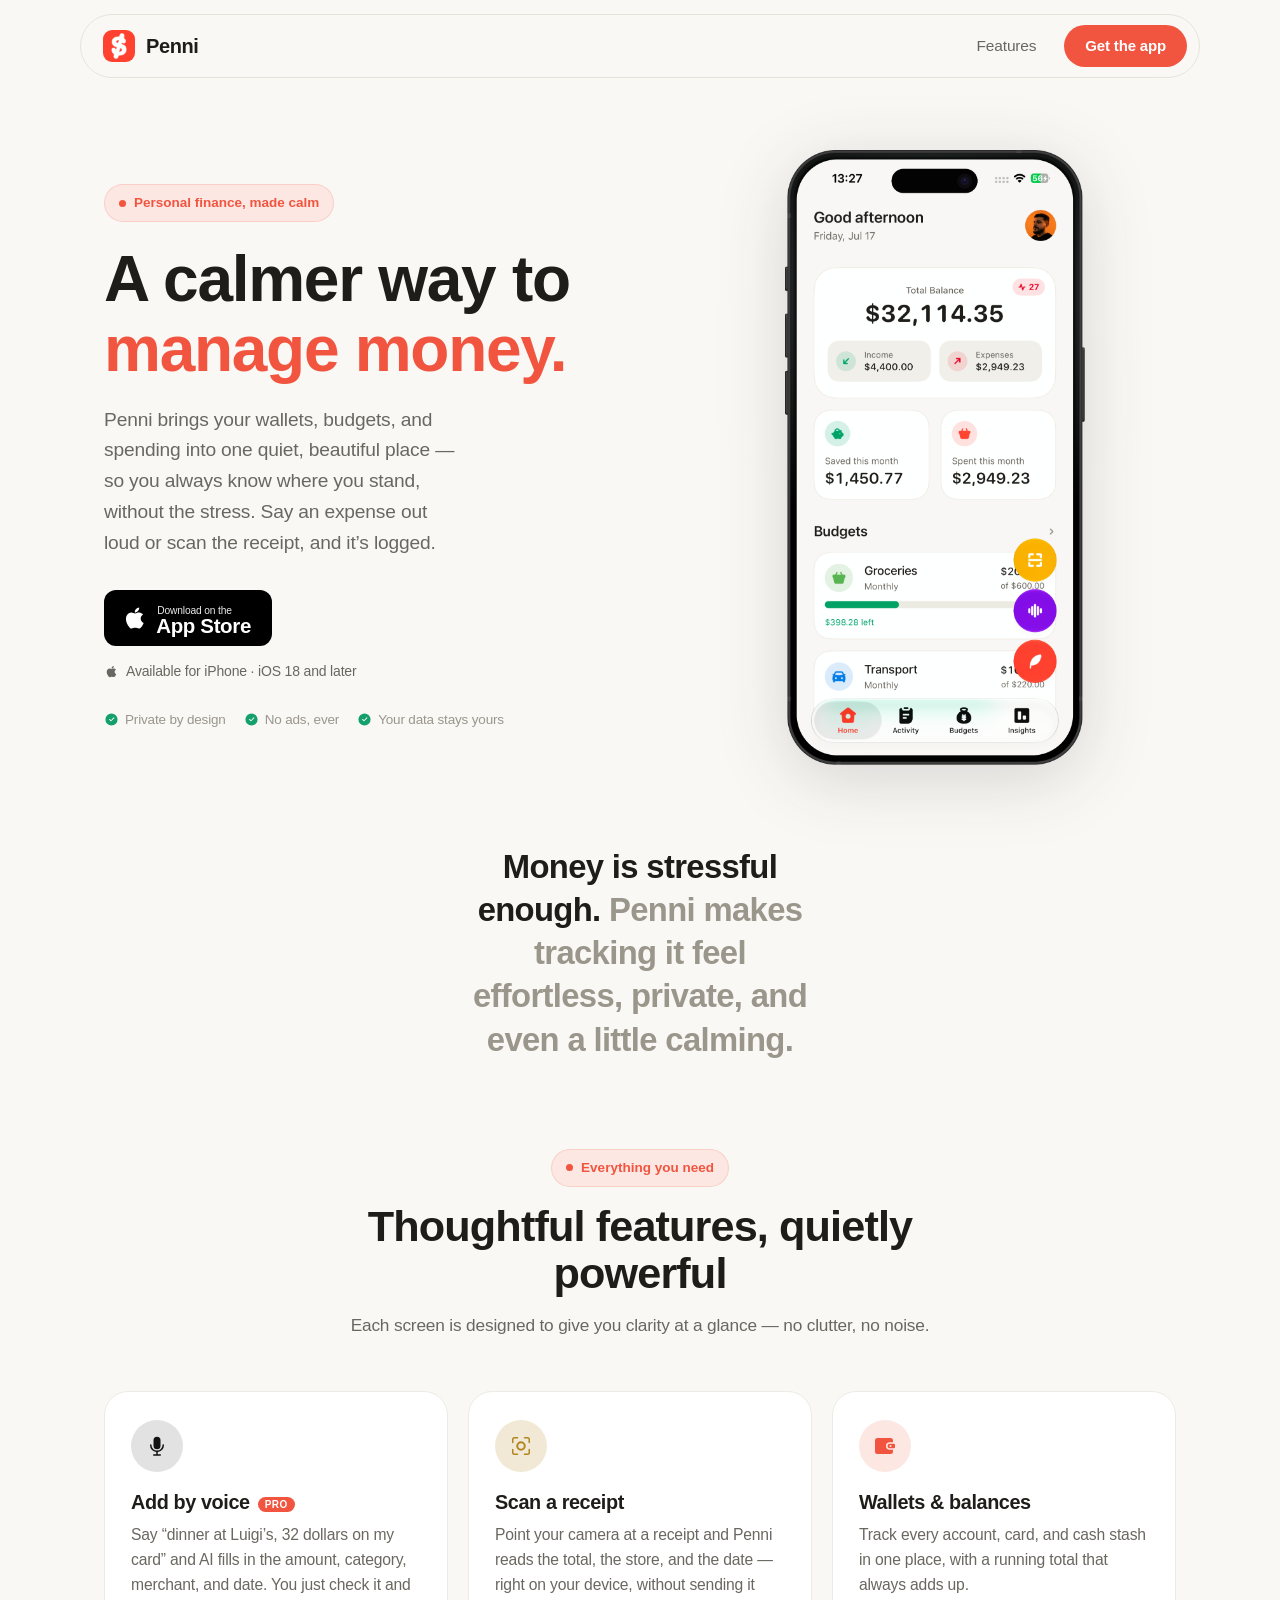
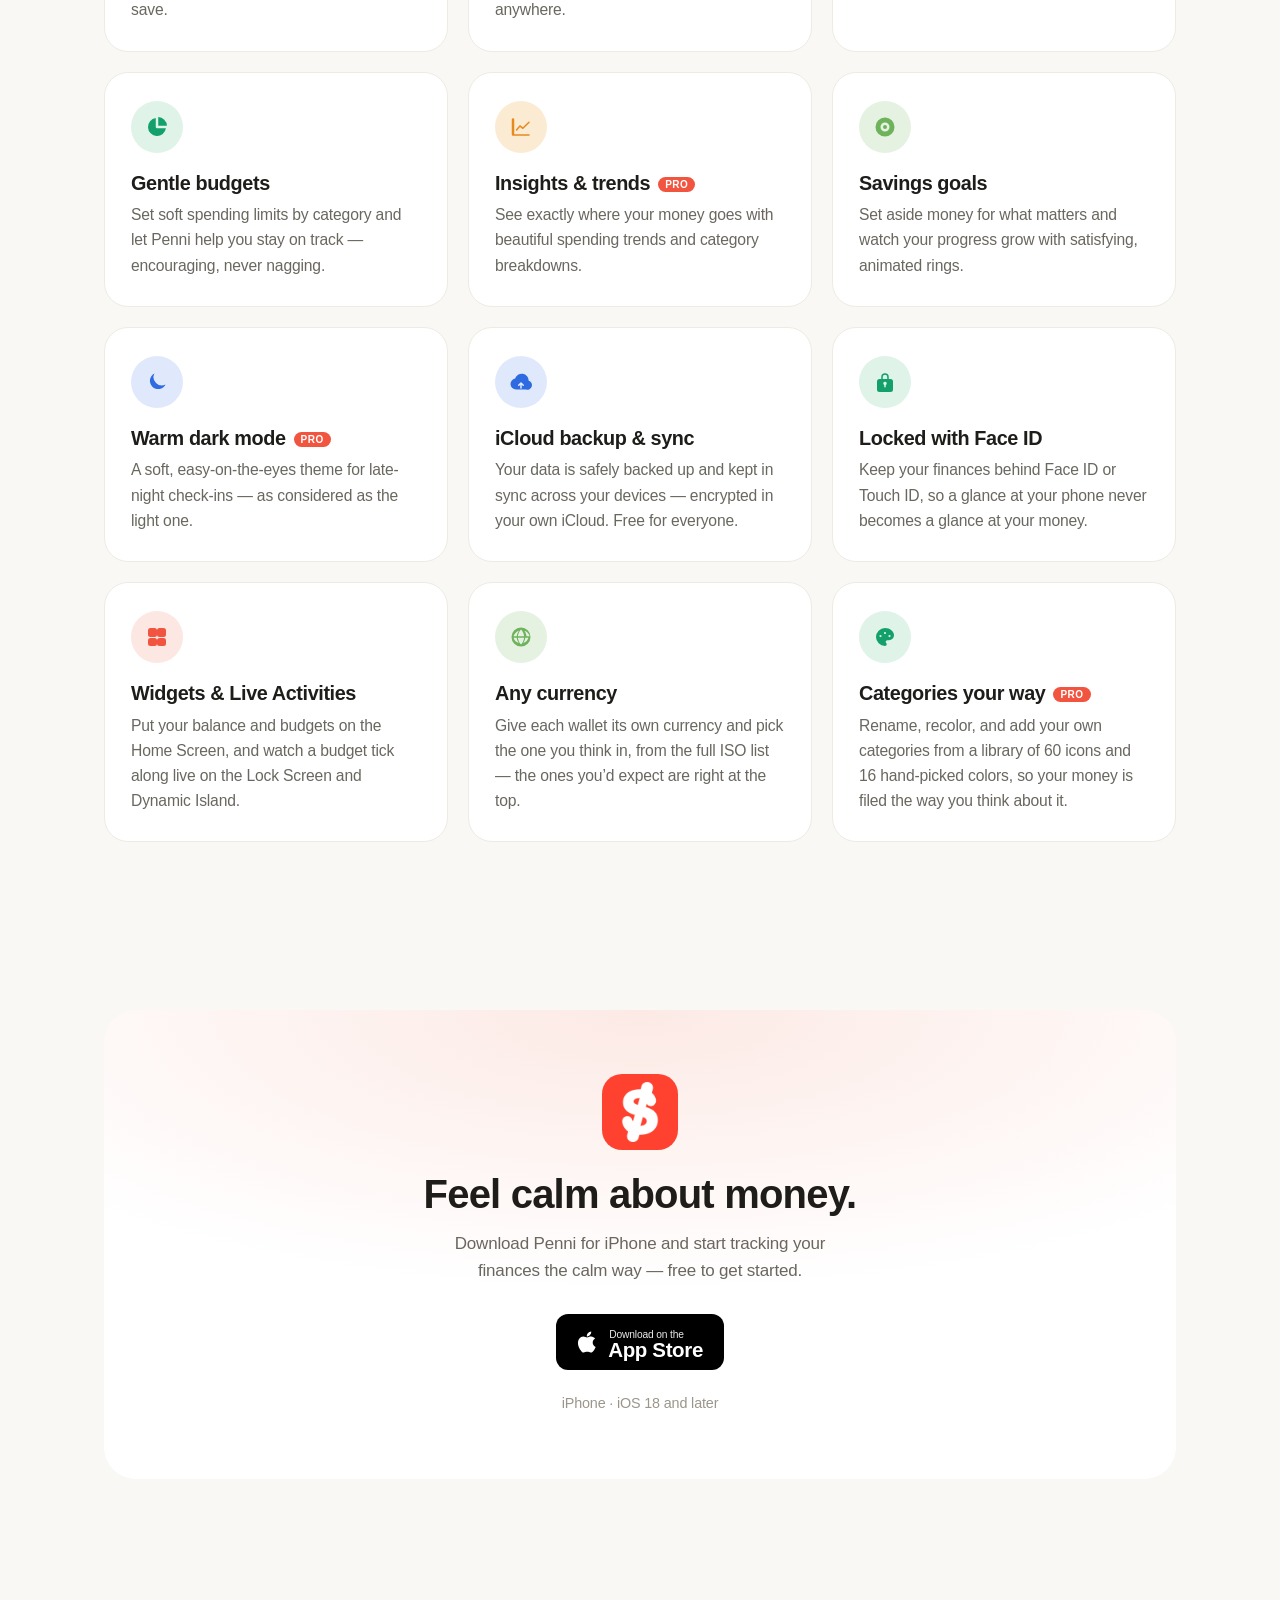
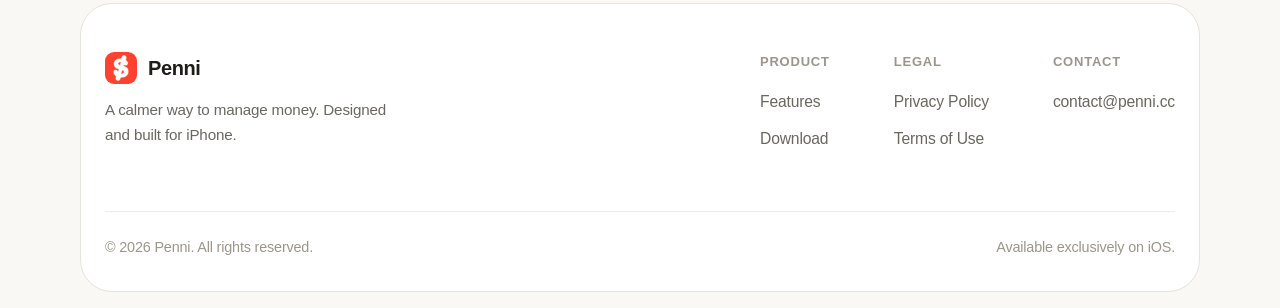
<file: index.html>
<!DOCTYPE html>
<html lang="en">
<head>
  <meta charset="UTF-8" />
  <meta name="viewport" content="width=device-width, initial-scale=1.0" />
  <title>Penni — A calmer way to manage money</title>
  <meta name="description" content="Penni is a calm, beautiful personal finance app for iPhone. Add expenses by voice or by scanning a receipt, and track wallets, budgets, goals, and spending insights — private by design. Available on the App Store." />
  <meta name="theme-color" content="#f9f8f5" media="(prefers-color-scheme: light)" />
  <meta name="theme-color" content="#151412" media="(prefers-color-scheme: dark)" />
  <link rel="icon" href="assets/appicon.png" />
  <link rel="apple-touch-icon" href="assets/appicon.png" />
  <meta property="og:title" content="Penni — A calmer way to manage money" />
  <meta property="og:description" content="A calm, beautiful personal finance app for iPhone. Private by design." />
  <meta property="og:type" content="website" />
  <link rel="stylesheet" href="styles.css" />
</head>
<body>

  <!-- ============================ Header ============================ -->
  <header class="site-header" id="header">
    <div class="container nav">
      <a class="brand" href="index.html" aria-label="Penni home">
        <span class="mark"><img src="assets/appicon.png" alt="" /></span>
        Penni
      </a>
      <nav class="nav-links" aria-label="Primary">
        <a class="navlink" href="#features">Features</a>
        <a class="btn btn-primary" href="#download">Get the app</a>
      </nav>
    </div>
  </header>

  <main>
    <!-- ============================= Hero ============================= -->
    <section class="hero">
      <div class="container hero-grid">
        <div class="hero-copy reveal">
          <span class="eyebrow"><span class="dot"></span> Personal finance, made calm</span>
          <h1>A calmer way to <span class="accent">manage money.</span></h1>
          <p class="lead">
            Penni brings your wallets, budgets, and spending into one quiet,
            beautiful place — so you always know where you stand, without the stress.
            Say an expense out loud or scan the receipt, and it’s logged.
          </p>

          <div class="cta-row" id="download">
            <div class="badges">
              <a class="appstore-badge" href="https://apps.apple.com/us/app/penni-ai-money-tracker/id6789282109" aria-label="Download Penni on the App Store">
                <svg viewBox="0 0 180 60" xmlns="http://www.w3.org/2000/svg" role="img">
                  <rect width="180" height="60" rx="13" fill="#000"/>
                  <g fill="#fff">
                    <path transform="translate(18,15) scale(1.25)" d="M17.05 20.28c-.98.95-2.05.8-3.08.35-1.09-.46-2.09-.48-3.24 0-1.44.62-2.2.44-3.06-.35C2.79 15.25 3.51 7.59 9.05 7.31c1.35.07 2.29.74 3.08.8 1.18-.24 2.31-.93 3.57-.84 1.51.12 2.65.72 3.4 1.8-3.12 1.87-2.38 5.98.48 7.13-.57 1.5-1.31 2.99-2.54 4.09zM12.03 7.25c-.15-2.23 1.66-4.07 3.74-4.25.29 2.58-2.34 4.5-3.74 4.25z"/>
                    <text x="57" y="26" font-family="-apple-system, Helvetica, Arial, sans-serif" font-size="11" fill="#fff" opacity="0.92">Download on the</text>
                    <text x="56" y="46" font-family="-apple-system, Helvetica, Arial, sans-serif" font-size="22" font-weight="600" fill="#fff" letter-spacing="-0.4">App Store</text>
                  </g>
                </svg>
              </a>
            </div>
            <span class="os-note">
              <svg viewBox="0 0 24 24"><path d="M17.05 20.28c-.98.95-2.05.8-3.08.35-1.09-.46-2.09-.48-3.24 0-1.44.62-2.2.44-3.06-.35C2.79 15.25 3.51 7.59 9.05 7.31c1.35.07 2.29.74 3.08.8 1.18-.24 2.31-.93 3.57-.84 1.51.12 2.65.72 3.4 1.8-3.12 1.87-2.38 5.98.48 7.13-.57 1.5-1.31 2.99-2.54 4.09zM12.03 7.25c-.15-2.23 1.66-4.07 3.74-4.25.29 2.58-2.34 4.5-3.74 4.25z"/></svg>
              Available for iPhone · iOS 18 and later
            </span>
          </div>

          <div class="trust">
            <span><svg viewBox="0 0 24 24" aria-hidden="true"><path fill-rule="evenodd" d="M12 2.25a9.75 9.75 0 1 0 0 19.5 9.75 9.75 0 0 0 0-19.5Zm4.28 6.53a.75.75 0 0 1 .02 1.06l-4.5 4.75a.75.75 0 0 1-1.08.01L8.47 12.4a.75.75 0 1 1 1.06-1.06l1.7 1.69 3.97-4.23a.75.75 0 0 1 1.08-.02Z" clip-rule="evenodd"/></svg> Private by design</span>
            <span><svg viewBox="0 0 24 24" aria-hidden="true"><path fill-rule="evenodd" d="M12 2.25a9.75 9.75 0 1 0 0 19.5 9.75 9.75 0 0 0 0-19.5Zm4.28 6.53a.75.75 0 0 1 .02 1.06l-4.5 4.75a.75.75 0 0 1-1.08.01L8.47 12.4a.75.75 0 1 1 1.06-1.06l1.7 1.69 3.97-4.23a.75.75 0 0 1 1.08-.02Z" clip-rule="evenodd"/></svg> No ads, ever</span>
            <span><svg viewBox="0 0 24 24" aria-hidden="true"><path fill-rule="evenodd" d="M12 2.25a9.75 9.75 0 1 0 0 19.5 9.75 9.75 0 0 0 0-19.5Zm4.28 6.53a.75.75 0 0 1 .02 1.06l-4.5 4.75a.75.75 0 0 1-1.08.01L8.47 12.4a.75.75 0 1 1 1.06-1.06l1.7 1.69 3.97-4.23a.75.75 0 0 1 1.08-.02Z" clip-rule="evenodd"/></svg> Your data stays yours</span>
          </div>
        </div>

        <!-- Real app screenshot (Home screen) -->
        <div class="hero-shot reveal">
          <img src="assets/screenshot-home.png"
               alt="The Penni home screen showing total balance, income and expenses, savings, and wallets"
               width="644" height="1400" />
        </div>
      </div>
    </section>

    <!-- ========================= Statement ========================= -->
    <section class="container statement reveal">
      <p>Money is stressful enough. <span class="muted">Penni makes tracking it feel effortless, private, and even a little calming.</span></p>
    </section>

    <!-- ========================== Features ========================= -->
    <section class="section-pad" id="features">
      <div class="container">
        <div class="section-head reveal">
          <span class="eyebrow"><span class="dot"></span> Everything you need</span>
          <h2>Thoughtful features, quietly powerful</h2>
          <p>Each screen is designed to give you clarity at a glance — no clutter, no noise.</p>
        </div>

        <div class="features">
          <!-- Voice and receipt scanning lead: they're the two ways Penni saves you the
               typing, and the reason the rest gets kept up to date at all. -->
          <div class="feature reveal">
            <div class="icon tint-ai"><svg viewBox="0 0 24 24" aria-hidden="true"><path d="M12 2.75a3.5 3.5 0 0 0-3.5 3.5v5.5a3.5 3.5 0 0 0 7 0v-5.5a3.5 3.5 0 0 0-3.5-3.5Z"/><path d="M5.75 10.25a.75.75 0 0 1 .75.75 5.5 5.5 0 0 0 11 0 .75.75 0 0 1 1.5 0 7 7 0 0 1-6.25 6.96v2.29h2.5a.75.75 0 0 1 0 1.5h-6.5a.75.75 0 0 1 0-1.5h2.5v-2.29A7 7 0 0 1 5 11a.75.75 0 0 1 .75-.75Z"/></svg></div>
            <h3>Add by voice<span class="pro-tag">PRO</span></h3>
            <p>Say “dinner at Luigi’s, 32 dollars on my card” and AI fills in the amount, category, merchant, and date. You just check it and save.</p>
          </div>

          <div class="feature reveal">
            <div class="icon tint-scan"><svg viewBox="0 0 24 24" aria-hidden="true"><path d="M5.5 3A2.5 2.5 0 0 0 3 5.5v3a.75.75 0 0 0 1.5 0v-3A1 1 0 0 1 5.5 4.5h3a.75.75 0 0 0 0-1.5h-3ZM15.5 3a.75.75 0 0 0 0 1.5h3a1 1 0 0 1 1 1v3a.75.75 0 0 0 1.5 0v-3A2.5 2.5 0 0 0 18.5 3h-3ZM3.75 14.75a.75.75 0 0 0-.75.75v3A2.5 2.5 0 0 0 5.5 21h3a.75.75 0 0 0 0-1.5h-3a1 1 0 0 1-1-1v-3a.75.75 0 0 0-.75-.75ZM20.25 14.75a.75.75 0 0 0-.75.75v3a1 1 0 0 1-1 1h-3a.75.75 0 0 0 0 1.5h3a2.5 2.5 0 0 0 2.5-2.5v-3a.75.75 0 0 0-.75-.75Z"/><path d="M12 7.25a4.75 4.75 0 1 0 0 9.5 4.75 4.75 0 0 0 0-9.5Zm0 2a2.75 2.75 0 1 1 0 5.5 2.75 2.75 0 0 1 0-5.5Z" fill-rule="evenodd"/></svg></div>
            <h3>Scan a receipt</h3>
            <p>Point your camera at a receipt and Penni reads the total, the store, and the date — right on your device, without sending it anywhere.</p>
          </div>

          <div class="feature reveal">
            <div class="icon tint-accent"><svg viewBox="0 0 24 24" aria-hidden="true"><path d="M4.5 4A2.5 2.5 0 0 0 2 6.5v11A2.5 2.5 0 0 0 4.5 20h13a2.5 2.5 0 0 0 2.5-2.5v-1.75h-3.25a3.75 3.75 0 0 1 0-7.5H20V6.5A2.5 2.5 0 0 0 17.5 4h-13ZM16.75 9.75a2.25 2.25 0 0 0 0 4.5H21a1 1 0 0 0 1-1v-2.5a1 1 0 0 0-1-1h-4.25Zm.75 1.25a1 1 0 1 1 0 2 1 1 0 0 1 0-2Z"/></svg></div>
            <h3>Wallets &amp; balances</h3>
            <p>Track every account, card, and cash stash in one place, with a running total that always adds up.</p>
          </div>

          <div class="feature reveal">
            <div class="icon tint-positive"><svg viewBox="0 0 24 24" aria-hidden="true"><path d="M10.75 3.08a9 9 0 1 0 10.17 10.17H12a1.25 1.25 0 0 1-1.25-1.25V3.08Z"/><path d="M13.25 2.08v8.67h8.67a9.02 9.02 0 0 0-8.67-8.67Z"/></svg></div>
            <h3>Gentle budgets</h3>
            <p>Set soft spending limits by category and let Penni help you stay on track — encouraging, never nagging.</p>
          </div>

          <div class="feature reveal">
            <div class="icon tint-warning"><svg viewBox="0 0 24 24" aria-hidden="true"><path d="M4 3.25A1.25 1.25 0 0 0 2.75 4.5v15A1.25 1.25 0 0 0 4 20.75h16a.75.75 0 0 0 0-1.5H5.25V4.5A1.25 1.25 0 0 0 4 3.25Z"/><path d="M7.06 15.53a.75.75 0 0 1-.1-1.06l3.4-4a.75.75 0 0 1 1.04-.1l2.42 1.94 5.64-5.64a.75.75 0 0 1 1.06 1.06l-6.12 6.12a.75.75 0 0 1-1.02.04l-2.36-1.88-2.9 3.42a.75.75 0 0 1-1.06.1Z"/></svg></div>
            <h3>Insights &amp; trends<span class="pro-tag">PRO</span></h3>
            <p>See exactly where your money goes with beautiful spending trends and category breakdowns.</p>
          </div>

          <div class="feature reveal">
            <div class="icon tint-sage"><svg viewBox="0 0 24 24" aria-hidden="true"><path fill-rule="evenodd" d="M12 2.5a9.5 9.5 0 1 0 0 19 9.5 9.5 0 0 0 0-19Zm0 5a4.5 4.5 0 1 1 0 9 4.5 4.5 0 0 1 0-9Zm0 2.5a2 2 0 1 0 0 4 2 2 0 0 0 0-4Z" clip-rule="evenodd"/></svg></div>
            <h3>Savings goals</h3>
            <p>Set aside money for what matters and watch your progress grow with satisfying, animated rings.</p>
          </div>

          <div class="feature reveal">
            <div class="icon tint-info"><svg viewBox="0 0 24 24" aria-hidden="true"><path d="M20.54 14.53A8.25 8.25 0 0 1 9.47 3.46 8.25 8.25 0 1 0 20.54 14.53Z"/></svg></div>
            <h3>Warm dark mode<span class="pro-tag">PRO</span></h3>
            <p>A soft, easy-on-the-eyes theme for late-night check-ins — as considered as the light one.</p>
          </div>

          <!-- No PRO tag: iCloud Sync is free for everyone, so nobody can lose their
               records by not paying. `ProFeature` in the app has no sync case. -->
          <div class="feature reveal">
            <div class="icon tint-info"><svg viewBox="0 0 24 24" aria-hidden="true"><path d="M7 19.5a5.5 5.5 0 0 1-.92-10.92 7 7 0 0 1 13.68 2.17A4.5 4.5 0 0 1 17 19.5H7Zm5.53-7.03a.75.75 0 0 0-1.06 0l-2.25 2.25a.75.75 0 0 0 1.06 1.06l.97-.97V18a.75.75 0 0 0 1.5 0v-3.19l.97.97a.75.75 0 0 0 1.06-1.06l-2.25-2.25Z"/></svg></div>
            <h3>iCloud backup &amp; sync</h3>
            <p>Your data is safely backed up and kept in sync across your devices — encrypted in your own iCloud. Free for everyone.</p>
          </div>

          <div class="feature reveal">
            <div class="icon tint-positive"><svg viewBox="0 0 24 24" aria-hidden="true"><path fill-rule="evenodd" d="M8.25 9V7a3.75 3.75 0 0 1 7.5 0v2h1.75A2.5 2.5 0 0 1 20 11.5v8A2.5 2.5 0 0 1 17.5 22h-11A2.5 2.5 0 0 1 4 19.5v-8A2.5 2.5 0 0 1 6.5 9h1.75ZM12 4.75A2.25 2.25 0 0 0 9.75 7v2h4.5V7A2.25 2.25 0 0 0 12 4.75Zm0 7a1.75 1.75 0 0 0-.75 3.33v1.67a.75.75 0 0 0 1.5 0v-1.67A1.75 1.75 0 0 0 12 11.75Z" clip-rule="evenodd"/></svg></div>
            <h3>Locked with Face ID</h3>
            <p>Keep your finances behind Face ID or Touch ID, so a glance at your phone never becomes a glance at your money.</p>
          </div>

          <div class="feature reveal">
            <div class="icon tint-accent"><svg viewBox="0 0 24 24" aria-hidden="true"><path d="M5.5 3A2.5 2.5 0 0 0 3 5.5v4A2.5 2.5 0 0 0 5.5 12h4A2.5 2.5 0 0 0 12 9.5v-4A2.5 2.5 0 0 0 9.5 3h-4ZM14.5 3A2.5 2.5 0 0 0 12 5.5v4a2.5 2.5 0 0 0 2.5 2.5h4A2.5 2.5 0 0 0 21 9.5v-4A2.5 2.5 0 0 0 18.5 3h-4ZM5.5 13A2.5 2.5 0 0 0 3 15.5v3A2.5 2.5 0 0 0 5.5 21h4a2.5 2.5 0 0 0 2.5-2.5v-3a2.5 2.5 0 0 0-2.5-2.5h-4ZM14.5 13a2.5 2.5 0 0 0-2.5 2.5v3a2.5 2.5 0 0 0 2.5 2.5h4a2.5 2.5 0 0 0 2.5-2.5v-3a2.5 2.5 0 0 0-2.5-2.5h-4Z"/></svg></div>
            <h3>Widgets &amp; Live Activities</h3>
            <p>Put your balance and budgets on the Home Screen, and watch a budget tick along live on the Lock Screen and Dynamic Island.</p>
          </div>

          <div class="feature reveal">
            <div class="icon tint-sage"><svg viewBox="0 0 24 24" aria-hidden="true"><path fill-rule="evenodd" d="M12 2.5a9.5 9.5 0 1 0 0 19 9.5 9.5 0 0 0 0-19Zm-5.48 5.4A8 8 0 0 0 4.57 11.25h3.11c.14-1.27.5-2.49 1.05-3.59.34-.68.74-1.3 1.18-1.85a8 8 0 0 0-3.39 2.09Zm3.39 10.2c-.44-.55-.84-1.17-1.18-1.85a10.5 10.5 0 0 1-1.05-3.59H4.57a8 8 0 0 0 5.34 5.44ZM12 19.5c.79-.72 1.48-1.7 1.98-2.72.61-1.23.99-2.65 1.13-4.03H8.89c.14 1.38.52 2.8 1.13 4.03.5 1.02 1.19 2 1.98 2.72Zm0-15c-.79.72-1.48 1.7-1.98 2.72a10.5 10.5 0 0 0-1.13 4.03h6.22a10.5 10.5 0 0 0-1.13-4.03C13.48 6.2 12.79 5.22 12 4.5Zm2.09 13.6a8 8 0 0 0 5.34-5.35h-3.11a10.5 10.5 0 0 1-1.05 3.59c-.34.68-.74 1.3-1.18 1.85Zm1.18-12.35c.44.55.84 1.17 1.18 1.85.55 1.1.91 2.32 1.05 3.59h3.11a8 8 0 0 0-5.34-5.44Z" clip-rule="evenodd"/></svg></div>
            <h3>Any currency</h3>
            <p>Give each wallet its own currency and pick the one you think in, from the full ISO list — the ones you’d expect are right at the top.</p>
          </div>

          <div class="feature reveal">
            <div class="icon tint-positive"><svg viewBox="0 0 24 24" aria-hidden="true"><path fill-rule="evenodd" d="M12 3a9 9 0 0 0 0 18c1 0 1.7-.8 1.7-1.7 0-.5-.2-.9-.5-1.2-.3-.3-.5-.7-.5-1.1 0-1 .8-1.7 1.7-1.7H16a5 5 0 0 0 5-5c0-4-4-7.3-9-7.3Zm-4.5 7a1.1 1.1 0 1 1 0 2.2 1.1 1.1 0 0 1 0-2.2ZM12 6.9a1.1 1.1 0 1 1 0 2.2 1.1 1.1 0 0 1 0-2.2Zm4.5 3.1a1.1 1.1 0 1 1 0 2.2 1.1 1.1 0 0 1 0-2.2Z" clip-rule="evenodd"/></svg></div>
            <h3>Categories your way<span class="pro-tag">PRO</span></h3>
            <p>Rename, recolor, and add your own categories from a library of 60 icons and 16 hand-picked colors, so your money is filed the way you think about it.</p>
          </div>
        </div>
      </div>
    </section>

    <!-- ======================== Closing CTA ======================== -->
    <section class="section-pad">
      <div class="container">
        <div class="cta-band reveal">
          <img class="app-mark" src="assets/appicon.png" alt="Penni app icon" />
          <h2>Feel calm about money.</h2>
          <p>Download Penni for iPhone and start tracking your finances the calm way — free to get started.</p>
          <div class="badges">
            <a class="appstore-badge" href="https://apps.apple.com/us/app/penni-ai-money-tracker/id6789282109" aria-label="Download Penni on the App Store">
              <svg viewBox="0 0 180 60" xmlns="http://www.w3.org/2000/svg" role="img">
                <rect width="180" height="60" rx="13" fill="#000"/>
                <g fill="#fff">
                  <path transform="translate(18,15) scale(1.25)" d="M17.05 20.28c-.98.95-2.05.8-3.08.35-1.09-.46-2.09-.48-3.24 0-1.44.62-2.2.44-3.06-.35C2.79 15.25 3.51 7.59 9.05 7.31c1.35.07 2.29.74 3.08.8 1.18-.24 2.31-.93 3.57-.84 1.51.12 2.65.72 3.4 1.8-3.12 1.87-2.38 5.98.48 7.13-.57 1.5-1.31 2.99-2.54 4.09zM12.03 7.25c-.15-2.23 1.66-4.07 3.74-4.25.29 2.58-2.34 4.5-3.74 4.25z"/>
                  <text x="57" y="26" font-family="-apple-system, Helvetica, Arial, sans-serif" font-size="11" fill="#fff" opacity="0.92">Download on the</text>
                  <text x="56" y="46" font-family="-apple-system, Helvetica, Arial, sans-serif" font-size="22" font-weight="600" fill="#fff" letter-spacing="-0.4">App Store</text>
                </g>
              </svg>
            </a>
          </div>
          <p style="margin-top:22px;font-size:.9rem;color:var(--text-3);margin-bottom:0;">iPhone · iOS 18 and later</p>
        </div>
      </div>
    </section>
  </main>

  <!-- ============================ Footer ============================ -->
  <footer class="site-footer">
    <div class="container">
      <div class="footer-grid">
        <div class="footer-brand">
          <a class="brand" href="index.html">
            <span class="mark"><img src="assets/appicon.png" alt="" /></span>
            Penni
          </a>
          <p>A calmer way to manage money. Designed and built for iPhone.</p>
        </div>
        <div class="footer-cols">
          <div class="footer-col">
            <h4>Product</h4>
            <a href="index.html#features">Features</a>
            <a href="https://apps.apple.com/us/app/penni-ai-money-tracker/id6789282109">Download</a>
          </div>
          <div class="footer-col">
            <h4>Legal</h4>
            <a href="privacy.html">Privacy Policy</a>
            <a href="terms.html">Terms of Use</a>
          </div>
          <div class="footer-col">
            <h4>Contact</h4>
            <a href="mailto:contact@penni.cc">contact@penni.cc</a>
          </div>
        </div>
      </div>
      <div class="footer-bottom">
        <span>© <span id="year">2026</span> Penni. All rights reserved.</span>
        <span>Available exclusively on iOS.</span>
      </div>
    </div>
  </footer>

  <script>
    // Header shadow on scroll
    const header = document.getElementById('header');
    const onScroll = () => header.classList.toggle('scrolled', window.scrollY > 8);
    onScroll();
    window.addEventListener('scroll', onScroll, { passive: true });

    // Reveal on scroll
    const io = new IntersectionObserver((entries) => {
      entries.forEach((e) => { if (e.isIntersecting) { e.target.classList.add('in'); io.unobserve(e.target); } });
    }, { threshold: 0.12, rootMargin: '0px 0px -40px 0px' });
    document.querySelectorAll('.reveal').forEach((el) => io.observe(el));

    // Screens rail: arrows move it one phone at a time, and fade out at each end so a
    // control is never present without something to do. Measured from the DOM rather
    // than hardcoded, so changing the card width or gap in CSS can't desync this.
    const rail = document.getElementById('shots-rail');
    if (rail) {
      const prev = document.querySelector('.shots-nav.prev');
      const next = document.querySelector('.shots-nav.next');

      const step = () => {
        const shots = rail.querySelectorAll('.shot');
        if (shots.length < 2) return rail.clientWidth;
        return shots[1].getBoundingClientRect().left - shots[0].getBoundingClientRect().left;
      };

      const sync = () => {
        // 2px of slack: fractional scroll offsets mean the end rarely lands exact.
        const max = rail.scrollWidth - rail.clientWidth;
        prev.disabled = rail.scrollLeft <= 2;
        next.disabled = rail.scrollLeft >= max - 2;
      };

      prev.addEventListener('click', () => rail.scrollBy({ left: -step(), behavior: 'smooth' }));
      next.addEventListener('click', () => rail.scrollBy({ left: step(), behavior: 'smooth' }));
      rail.addEventListener('scroll', sync, { passive: true });
      window.addEventListener('resize', sync);
      sync();
    }

    // Current year
    document.getElementById('year').textContent = new Date().getFullYear();
  </script>
</body>
</html>
</file>
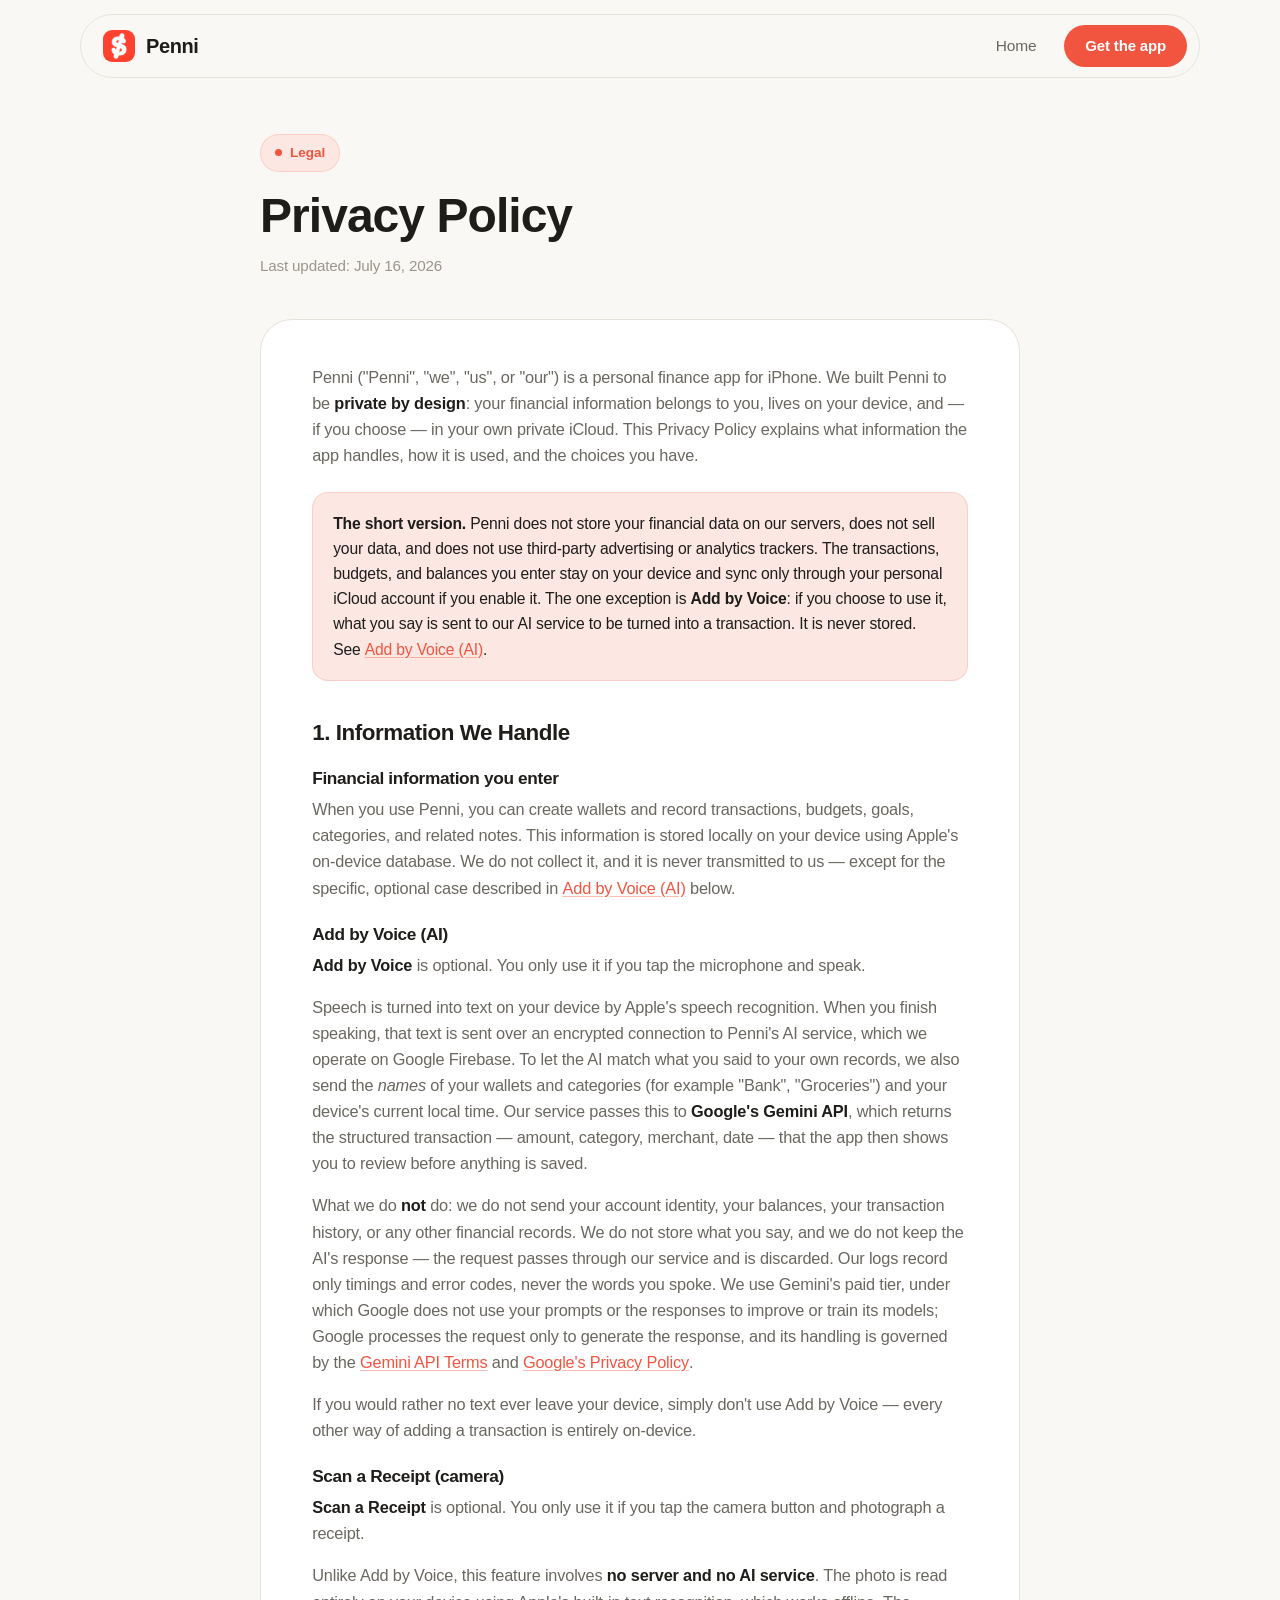
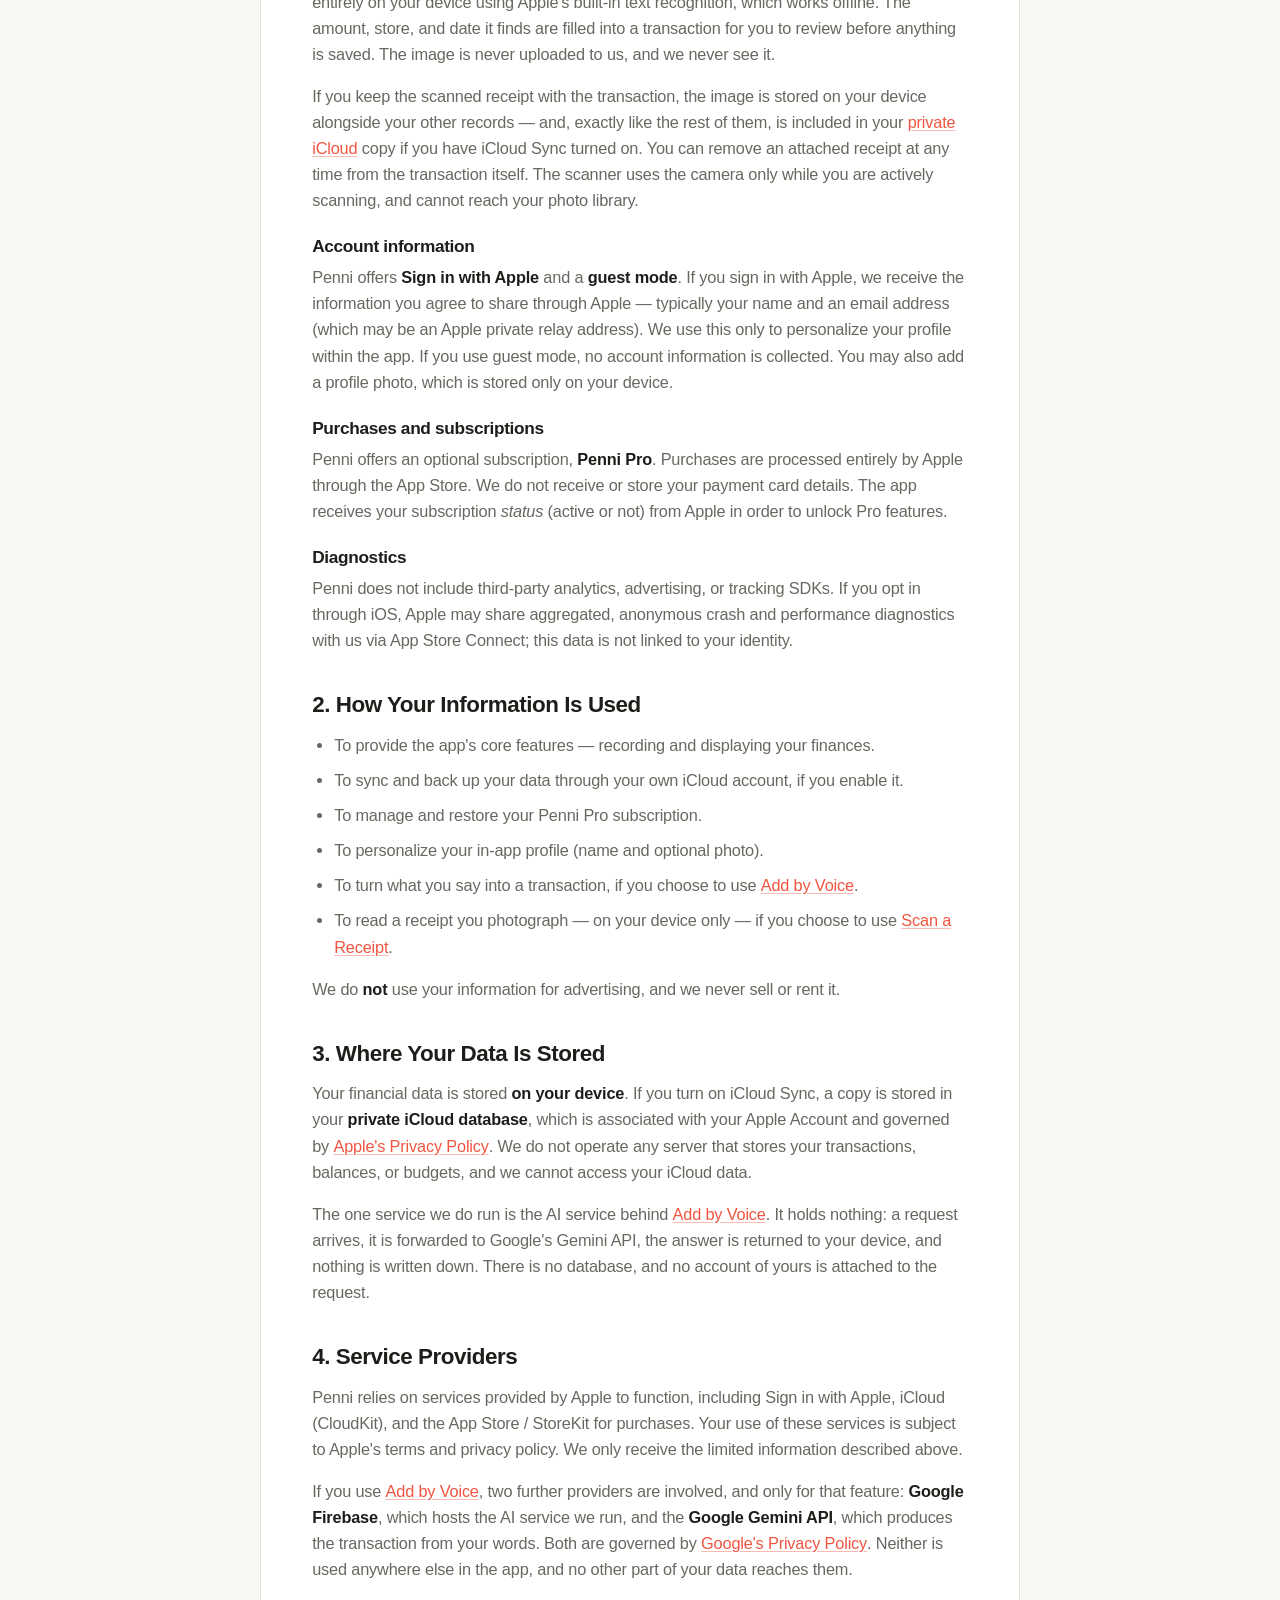
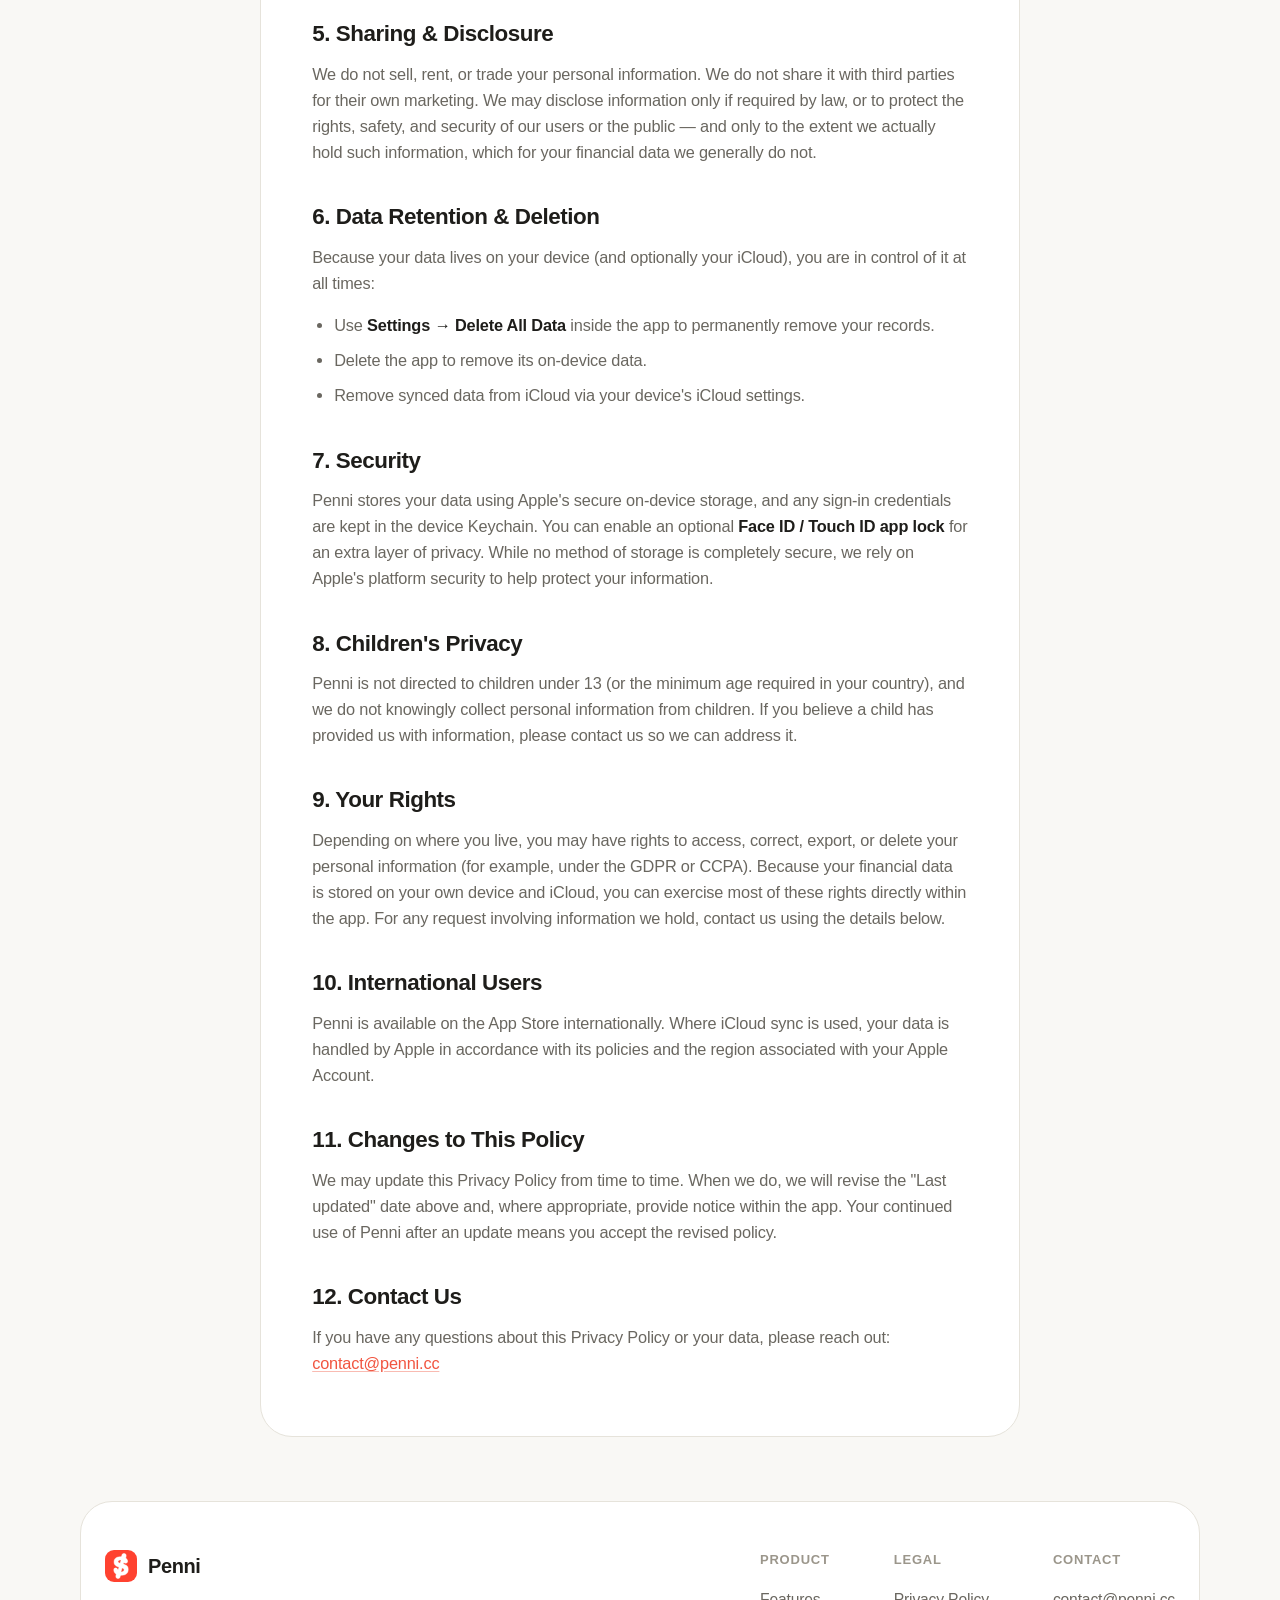
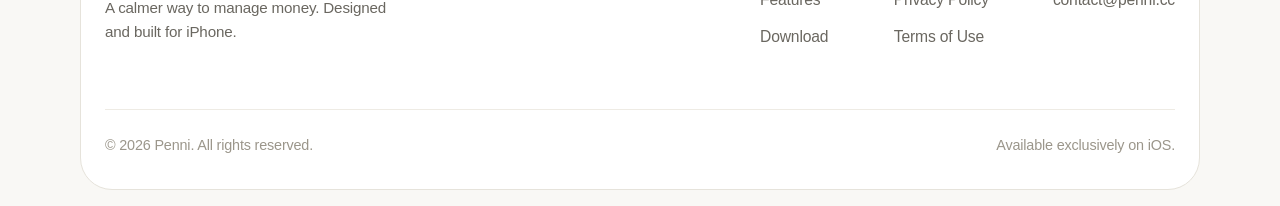
<file: privacy.html>
<!DOCTYPE html>
<html lang="en">
<head>
  <meta charset="UTF-8" />
  <meta name="viewport" content="width=device-width, initial-scale=1.0" />
  <title>Privacy Policy — Penni</title>
  <meta name="description" content="Penni's Privacy Policy. Penni is private by design: your financial data stays on your device and in your own iCloud." />
  <meta name="theme-color" content="#f9f8f5" media="(prefers-color-scheme: light)" />
  <meta name="theme-color" content="#151412" media="(prefers-color-scheme: dark)" />
  <link rel="icon" href="assets/appicon.png" />
  <link rel="apple-touch-icon" href="assets/appicon.png" />
  <link rel="stylesheet" href="styles.css" />
</head>
<body>

  <header class="site-header" id="header">
    <div class="container nav">
      <a class="brand" href="index.html" aria-label="Penni home">
        <span class="mark"><img src="assets/appicon.png" alt="" /></span>
        Penni
      </a>
      <nav class="nav-links" aria-label="Primary">
        <a class="navlink" href="index.html">Home</a>
        <a class="btn btn-primary" href="index.html#download">Get the app</a>
      </nav>
    </div>
  </header>

  <main class="legal">
    <div class="container">
      <div class="legal-wrap">
        <div class="legal-head">
          <span class="eyebrow"><span class="dot"></span> Legal</span>
          <h1>Privacy Policy</h1>
          <p class="updated">Last updated: July 16, 2026</p>
        </div>

        <article class="legal-body">
          <p>
            Penni ("Penni", "we", "us", or "our") is a personal finance app for iPhone.
            We built Penni to be <strong>private by design</strong>: your financial
            information belongs to you, lives on your device, and — if you choose — in
            your own private iCloud. This Privacy Policy explains what information the app
            handles, how it is used, and the choices you have.
          </p>

          <div class="callout">
            <p><strong>The short version.</strong> Penni does not store your financial data on
            our servers, does not sell your data, and does not use third‑party advertising
            or analytics trackers. The transactions, budgets, and balances you enter stay on
            your device and sync only through your personal iCloud account if you enable it.
            The one exception is <strong>Add by Voice</strong>: if you choose to use it, what you
            say is sent to our AI service to be turned into a transaction. It is never stored.
            See <a href="#voice">Add by Voice (AI)</a>.</p>
          </div>

          <h2 id="collect">1. Information We Handle</h2>

          <h3>Financial information you enter</h3>
          <p>
            When you use Penni, you can create wallets and record transactions, budgets,
            goals, categories, and related notes. This information is stored locally on your
            device using Apple's on‑device database. We do not collect it, and it is never
            transmitted to us — except for the specific, optional case described in
            <a href="#voice">Add by Voice (AI)</a> below.
          </p>

          <h3 id="voice">Add by Voice (AI)</h3>
          <p>
            <strong>Add by Voice</strong> is optional. You only use it if you tap the microphone
            and speak.
          </p>
          <p>
            Speech is turned into text on your device by Apple's speech recognition. When you
            finish speaking, that text is sent over an encrypted connection to Penni's AI
            service, which we operate on Google Firebase. To let the AI match what you said to
            your own records, we also send the <em>names</em> of your wallets and categories
            (for example "Bank", "Groceries") and your device's current local time. Our service
            passes this to <strong>Google's Gemini API</strong>, which returns the structured
            transaction — amount, category, merchant, date — that the app then shows you to
            review before anything is saved.
          </p>
          <p>
            What we do <strong>not</strong> do: we do not send your account identity, your
            balances, your transaction history, or any other financial records. We do not store
            what you say, and we do not keep the AI's response — the request passes through our
            service and is discarded. Our logs record only timings and error codes, never the
            words you spoke. We use Gemini's paid tier, under which Google does not use your
            prompts or the responses to improve or train its models; Google processes the
            request only to generate the response, and its handling is governed by the
            <a href="https://ai.google.dev/gemini-api/terms" target="_blank" rel="noopener">Gemini API Terms</a>
            and
            <a href="https://policies.google.com/privacy" target="_blank" rel="noopener">Google's Privacy Policy</a>.
          </p>
          <p>
            If you would rather no text ever leave your device, simply don't use Add by Voice —
            every other way of adding a transaction is entirely on‑device.
          </p>

          <h3 id="receipts">Scan a Receipt (camera)</h3>
          <p>
            <strong>Scan a Receipt</strong> is optional. You only use it if you tap the camera
            button and photograph a receipt.
          </p>
          <p>
            Unlike Add by Voice, this feature involves <strong>no server and no AI service</strong>.
            The photo is read entirely on your device using Apple's built-in text recognition,
            which works offline. The amount, store, and date it finds are filled into a
            transaction for you to review before anything is saved. The image is never uploaded
            to us, and we never see it.
          </p>
          <p>
            If you keep the scanned receipt with the transaction, the image is stored on your
            device alongside your other records — and, exactly like the rest of them, is included
            in your <a href="#storage">private iCloud</a> copy if you have iCloud Sync turned on.
            You can remove an attached receipt at any time from the transaction itself. The
            scanner uses the camera only while you are actively scanning, and cannot reach your
            photo library.
          </p>

          <h3>Account information</h3>
          <p>
            Penni offers <strong>Sign in with Apple</strong> and a <strong>guest mode</strong>.
            If you sign in with Apple, we receive the information you agree to share through
            Apple — typically your name and an email address (which may be an Apple private
            relay address). We use this only to personalize your profile within the app. If
            you use guest mode, no account information is collected. You may also add a profile
            photo, which is stored only on your device.
          </p>

          <h3>Purchases and subscriptions</h3>
          <p>
            Penni offers an optional subscription, <strong>Penni Pro</strong>. Purchases are
            processed entirely by Apple through the App Store. We do not receive or store your
            payment card details. The app receives your subscription <em>status</em> (active or
            not) from Apple in order to unlock Pro features.
          </p>

          <h3>Diagnostics</h3>
          <p>
            Penni does not include third‑party analytics, advertising, or tracking SDKs. If you
            opt in through iOS, Apple may share aggregated, anonymous crash and performance
            diagnostics with us via App Store Connect; this data is not linked to your identity.
          </p>

          <h2 id="use">2. How Your Information Is Used</h2>
          <ul>
            <li>To provide the app's core features — recording and displaying your finances.</li>
            <li>To sync and back up your data through your own iCloud account, if you enable it.</li>
            <li>To manage and restore your Penni Pro subscription.</li>
            <li>To personalize your in‑app profile (name and optional photo).</li>
            <li>To turn what you say into a transaction, if you choose to use
                <a href="#voice">Add by Voice</a>.</li>
            <li>To read a receipt you photograph — on your device only — if you choose to use
                <a href="#receipts">Scan a Receipt</a>.</li>
          </ul>
          <p>We do <strong>not</strong> use your information for advertising, and we never sell or rent it.</p>

          <h2 id="storage">3. Where Your Data Is Stored</h2>
          <p>
            Your financial data is stored <strong>on your device</strong>. If you turn on iCloud
            Sync, a copy is stored in your <strong>private iCloud database</strong>, which is
            associated with your Apple Account and governed by
            <a href="https://www.apple.com/legal/privacy/" target="_blank" rel="noopener">Apple's Privacy Policy</a>.
            We do not operate any server that stores your transactions, balances, or budgets,
            and we cannot access your iCloud data.
          </p>
          <p>
            The one service we do run is the AI service behind
            <a href="#voice">Add by Voice</a>. It holds nothing: a request arrives, it is
            forwarded to Google's Gemini API, the answer is returned to your device, and
            nothing is written down. There is no database, and no account of yours is attached
            to the request.
          </p>

          <h2 id="apple">4. Service Providers</h2>
          <p>
            Penni relies on services provided by Apple to function, including Sign in with Apple,
            iCloud (CloudKit), and the App Store / StoreKit for purchases. Your use of these
            services is subject to Apple's terms and privacy policy. We only receive the limited
            information described above.
          </p>
          <p>
            If you use <a href="#voice">Add by Voice</a>, two further providers are involved, and
            only for that feature: <strong>Google Firebase</strong>, which hosts the AI service we
            run, and the <strong>Google Gemini API</strong>, which produces the transaction from
            your words. Both are governed by
            <a href="https://policies.google.com/privacy" target="_blank" rel="noopener">Google's Privacy Policy</a>.
            Neither is used anywhere else in the app, and no other part of your data reaches them.
          </p>

          <h2 id="sharing">5. Sharing &amp; Disclosure</h2>
          <p>
            We do not sell, rent, or trade your personal information. We do not share it with
            third parties for their own marketing. We may disclose information only if required
            by law, or to protect the rights, safety, and security of our users or the public —
            and only to the extent we actually hold such information, which for your financial
            data we generally do not.
          </p>

          <h2 id="retention">6. Data Retention &amp; Deletion</h2>
          <p>
            Because your data lives on your device (and optionally your iCloud), you are in
            control of it at all times:
          </p>
          <ul>
            <li>Use <strong>Settings → Delete All Data</strong> inside the app to permanently remove your records.</li>
            <li>Delete the app to remove its on‑device data.</li>
            <li>Remove synced data from iCloud via your device's iCloud settings.</li>
          </ul>

          <h2 id="security">7. Security</h2>
          <p>
            Penni stores your data using Apple's secure on‑device storage, and any sign‑in
            credentials are kept in the device Keychain. You can enable an optional
            <strong>Face ID / Touch ID app lock</strong> for an extra layer of privacy. While no
            method of storage is completely secure, we rely on Apple's platform security to help
            protect your information.
          </p>

          <h2 id="children">8. Children's Privacy</h2>
          <p>
            Penni is not directed to children under 13 (or the minimum age required in your
            country), and we do not knowingly collect personal information from children. If you
            believe a child has provided us with information, please contact us so we can address it.
          </p>

          <h2 id="rights">9. Your Rights</h2>
          <p>
            Depending on where you live, you may have rights to access, correct, export, or delete
            your personal information (for example, under the GDPR or CCPA). Because your financial
            data is stored on your own device and iCloud, you can exercise most of these rights
            directly within the app. For any request involving information we hold, contact us using
            the details below.
          </p>

          <h2 id="international">10. International Users</h2>
          <p>
            Penni is available on the App Store internationally. Where iCloud sync is used, your
            data is handled by Apple in accordance with its policies and the region associated with
            your Apple Account.
          </p>

          <h2 id="changes">11. Changes to This Policy</h2>
          <p>
            We may update this Privacy Policy from time to time. When we do, we will revise the
            "Last updated" date above and, where appropriate, provide notice within the app.
            Your continued use of Penni after an update means you accept the revised policy.
          </p>

          <h2 id="contact">12. Contact Us</h2>
          <p>
            If you have any questions about this Privacy Policy or your data, please reach out:
            <br />
            <a href="mailto:contact@penni.cc">contact@penni.cc</a>
          </p>
        </article>
      </div>
    </div>
  </main>

  <footer class="site-footer">
    <div class="container">
      <div class="footer-grid">
        <div class="footer-brand">
          <a class="brand" href="index.html">
            <span class="mark"><img src="assets/appicon.png" alt="" /></span>
            Penni
          </a>
          <p>A calmer way to manage money. Designed and built for iPhone.</p>
        </div>
        <div class="footer-cols">
          <div class="footer-col">
            <h4>Product</h4>
            <a href="index.html#features">Features</a>
            <a href="https://apps.apple.com/us/app/penni-ai-money-tracker/id6789282109">Download</a>
          </div>
          <div class="footer-col">
            <h4>Legal</h4>
            <a href="privacy.html">Privacy Policy</a>
            <a href="terms.html">Terms of Use</a>
          </div>
          <div class="footer-col">
            <h4>Contact</h4>
            <a href="mailto:contact@penni.cc">contact@penni.cc</a>
          </div>
        </div>
      </div>
      <div class="footer-bottom">
        <span>© <span id="year">2026</span> Penni. All rights reserved.</span>
        <span>Available exclusively on iOS.</span>
      </div>
    </div>
  </footer>

  <script>
    const header = document.getElementById('header');
    const onScroll = () => header.classList.toggle('scrolled', window.scrollY > 8);
    onScroll();
    window.addEventListener('scroll', onScroll, { passive: true });
    document.getElementById('year').textContent = new Date().getFullYear();
  </script>
</body>
</html>
</file>
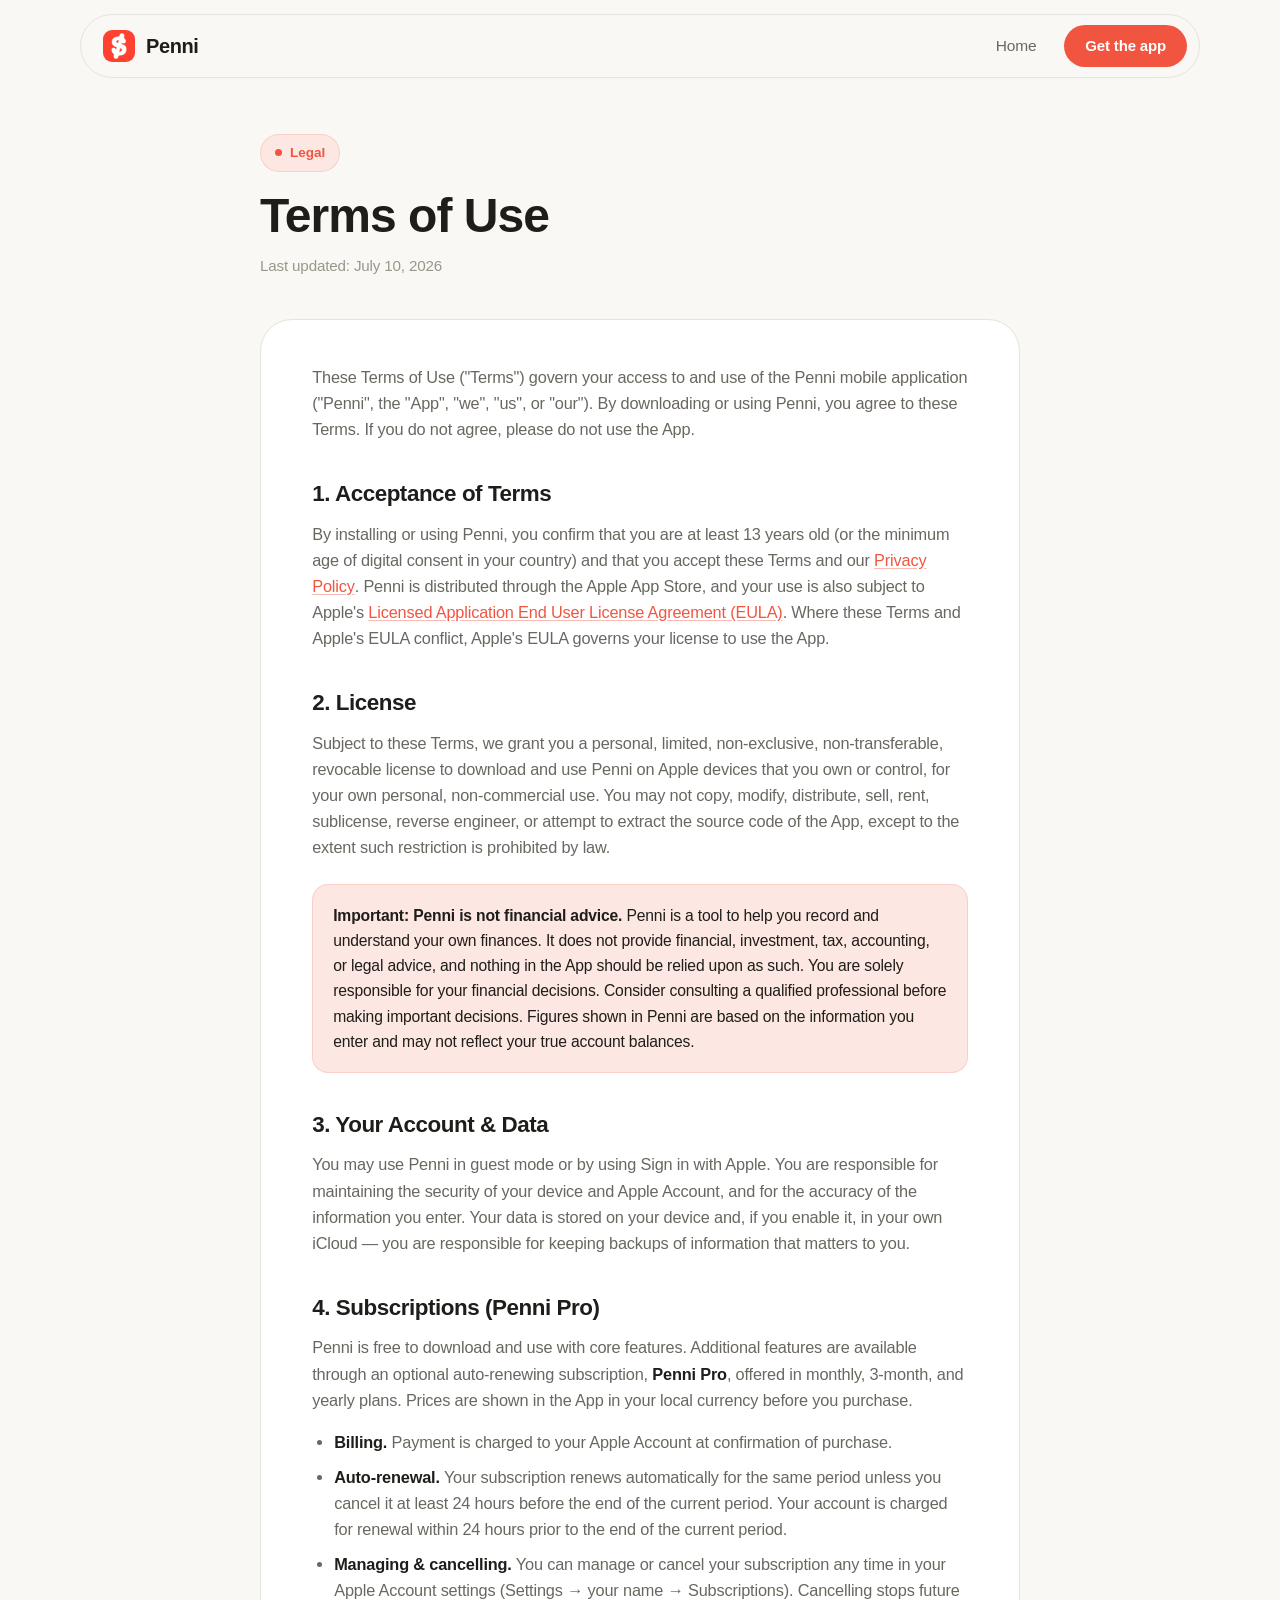
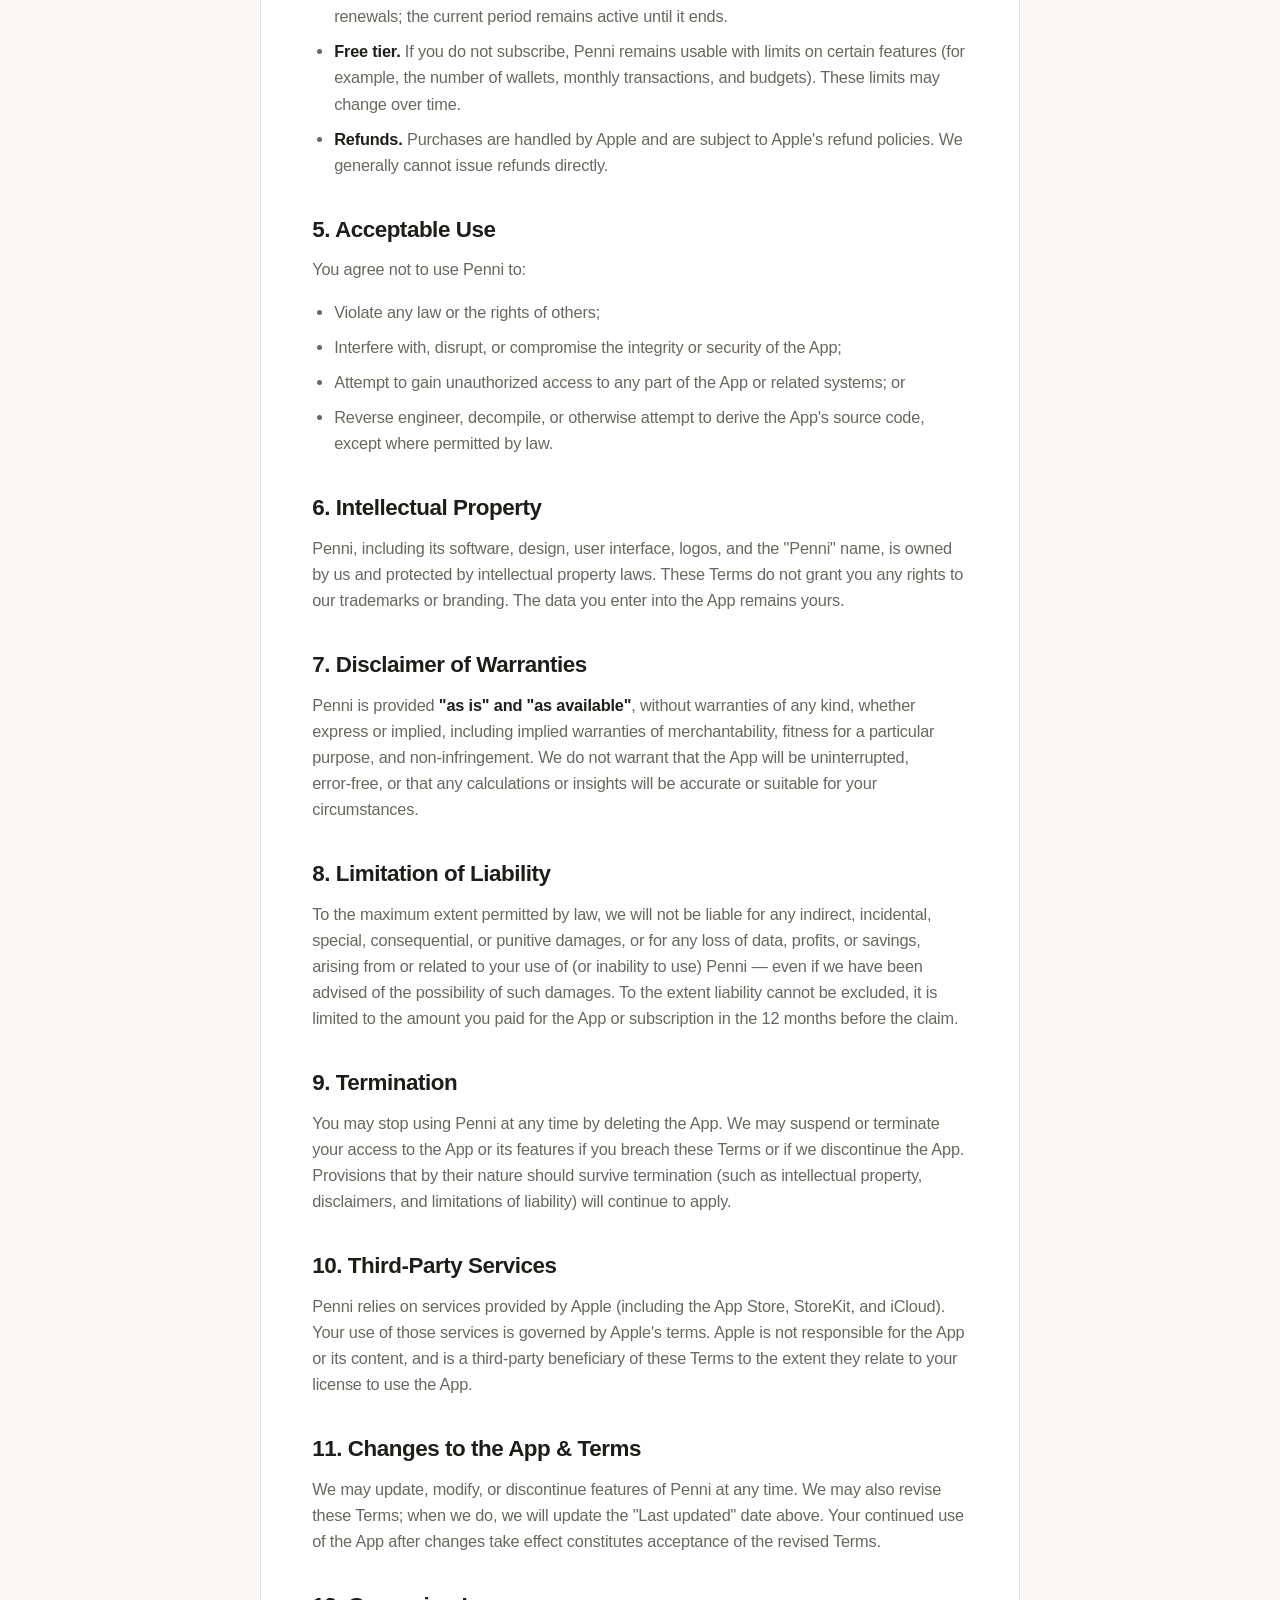
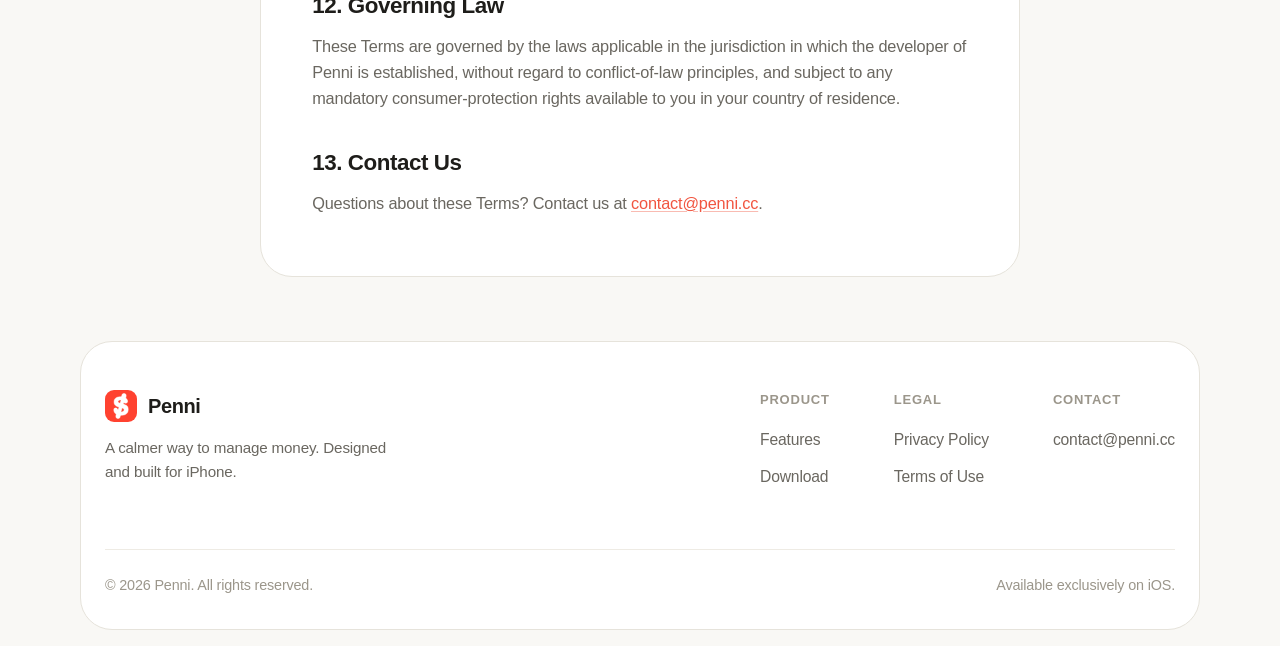
<file: terms.html>
<!DOCTYPE html>
<html lang="en">
<head>
  <meta charset="UTF-8" />
  <meta name="viewport" content="width=device-width, initial-scale=1.0" />
  <title>Terms of Use — Penni</title>
  <meta name="description" content="Penni's Terms of Use, including subscription terms for Penni Pro and important disclaimers." />
  <meta name="theme-color" content="#f9f8f5" media="(prefers-color-scheme: light)" />
  <meta name="theme-color" content="#151412" media="(prefers-color-scheme: dark)" />
  <link rel="icon" href="assets/appicon.png" />
  <link rel="apple-touch-icon" href="assets/appicon.png" />
  <link rel="stylesheet" href="styles.css" />
</head>
<body>

  <header class="site-header" id="header">
    <div class="container nav">
      <a class="brand" href="index.html" aria-label="Penni home">
        <span class="mark"><img src="assets/appicon.png" alt="" /></span>
        Penni
      </a>
      <nav class="nav-links" aria-label="Primary">
        <a class="navlink" href="index.html">Home</a>
        <a class="btn btn-primary" href="index.html#download">Get the app</a>
      </nav>
    </div>
  </header>

  <main class="legal">
    <div class="container">
      <div class="legal-wrap">
        <div class="legal-head">
          <span class="eyebrow"><span class="dot"></span> Legal</span>
          <h1>Terms of Use</h1>
          <p class="updated">Last updated: July 10, 2026</p>
        </div>

        <article class="legal-body">
          <p>
            These Terms of Use ("Terms") govern your access to and use of the Penni mobile
            application ("Penni", the "App", "we", "us", or "our"). By downloading or using
            Penni, you agree to these Terms. If you do not agree, please do not use the App.
          </p>

          <h2 id="acceptance">1. Acceptance of Terms</h2>
          <p>
            By installing or using Penni, you confirm that you are at least 13 years old (or the
            minimum age of digital consent in your country) and that you accept these Terms and
            our <a href="privacy.html">Privacy Policy</a>. Penni is distributed through the Apple
            App Store, and your use is also subject to Apple's
            <a href="https://www.apple.com/legal/internet-services/itunes/dev/stdeula/" target="_blank" rel="noopener">Licensed Application End User License Agreement (EULA)</a>.
            Where these Terms and Apple's EULA conflict, Apple's EULA governs your license to use the App.
          </p>

          <h2 id="license">2. License</h2>
          <p>
            Subject to these Terms, we grant you a personal, limited, non‑exclusive,
            non‑transferable, revocable license to download and use Penni on Apple devices that
            you own or control, for your own personal, non‑commercial use. You may not copy,
            modify, distribute, sell, rent, sublicense, reverse engineer, or attempt to extract
            the source code of the App, except to the extent such restriction is prohibited by law.
          </p>

          <div class="callout">
            <p><strong>Important: Penni is not financial advice.</strong> Penni is a tool to help
            you record and understand your own finances. It does not provide financial, investment,
            tax, accounting, or legal advice, and nothing in the App should be relied upon as such.
            You are solely responsible for your financial decisions. Consider consulting a qualified
            professional before making important decisions. Figures shown in Penni are based on the
            information you enter and may not reflect your true account balances.</p>
          </div>

          <h2 id="accounts">3. Your Account &amp; Data</h2>
          <p>
            You may use Penni in guest mode or by using Sign in with Apple. You are responsible for
            maintaining the security of your device and Apple Account, and for the accuracy of the
            information you enter. Your data is stored on your device and, if you enable it, in your
            own iCloud — you are responsible for keeping backups of information that matters to you.
          </p>

          <h2 id="subscriptions">4. Subscriptions (Penni Pro)</h2>
          <p>
            Penni is free to download and use with core features. Additional features are available
            through an optional auto‑renewing subscription, <strong>Penni Pro</strong>, offered in
            monthly, 3‑month, and yearly plans. Prices are shown in the App in your local currency
            before you purchase.
          </p>
          <ul>
            <li><strong>Billing.</strong> Payment is charged to your Apple Account at confirmation of purchase.</li>
            <li><strong>Auto‑renewal.</strong> Your subscription renews automatically for the same period unless you cancel it at least 24 hours before the end of the current period. Your account is charged for renewal within 24 hours prior to the end of the current period.</li>
            <li><strong>Managing &amp; cancelling.</strong> You can manage or cancel your subscription any time in your Apple Account settings (Settings → your name → Subscriptions). Cancelling stops future renewals; the current period remains active until it ends.</li>
            <li><strong>Free tier.</strong> If you do not subscribe, Penni remains usable with limits on certain features (for example, the number of wallets, monthly transactions, and budgets). These limits may change over time.</li>
            <li><strong>Refunds.</strong> Purchases are handled by Apple and are subject to Apple's refund policies. We generally cannot issue refunds directly.</li>
          </ul>

          <h2 id="acceptable">5. Acceptable Use</h2>
          <p>You agree not to use Penni to:</p>
          <ul>
            <li>Violate any law or the rights of others;</li>
            <li>Interfere with, disrupt, or compromise the integrity or security of the App;</li>
            <li>Attempt to gain unauthorized access to any part of the App or related systems; or</li>
            <li>Reverse engineer, decompile, or otherwise attempt to derive the App's source code, except where permitted by law.</li>
          </ul>

          <h2 id="ip">6. Intellectual Property</h2>
          <p>
            Penni, including its software, design, user interface, logos, and the "Penni" name, is
            owned by us and protected by intellectual property laws. These Terms do not grant you any
            rights to our trademarks or branding. The data you enter into the App remains yours.
          </p>

          <h2 id="warranty">7. Disclaimer of Warranties</h2>
          <p>
            Penni is provided <strong>"as is" and "as available"</strong>, without warranties of any
            kind, whether express or implied, including implied warranties of merchantability, fitness
            for a particular purpose, and non‑infringement. We do not warrant that the App will be
            uninterrupted, error‑free, or that any calculations or insights will be accurate or suitable
            for your circumstances.
          </p>

          <h2 id="liability">8. Limitation of Liability</h2>
          <p>
            To the maximum extent permitted by law, we will not be liable for any indirect, incidental,
            special, consequential, or punitive damages, or for any loss of data, profits, or savings,
            arising from or related to your use of (or inability to use) Penni — even if we have been
            advised of the possibility of such damages. To the extent liability cannot be excluded, it
            is limited to the amount you paid for the App or subscription in the 12 months before the claim.
          </p>

          <h2 id="termination">9. Termination</h2>
          <p>
            You may stop using Penni at any time by deleting the App. We may suspend or terminate your
            access to the App or its features if you breach these Terms or if we discontinue the App.
            Provisions that by their nature should survive termination (such as intellectual property,
            disclaimers, and limitations of liability) will continue to apply.
          </p>

          <h2 id="thirdparty">10. Third‑Party Services</h2>
          <p>
            Penni relies on services provided by Apple (including the App Store, StoreKit, and iCloud).
            Your use of those services is governed by Apple's terms. Apple is not responsible for the App
            or its content, and is a third‑party beneficiary of these Terms to the extent they relate to
            your license to use the App.
          </p>

          <h2 id="changes">11. Changes to the App &amp; Terms</h2>
          <p>
            We may update, modify, or discontinue features of Penni at any time. We may also revise these
            Terms; when we do, we will update the "Last updated" date above. Your continued use of the App
            after changes take effect constitutes acceptance of the revised Terms.
          </p>

          <h2 id="law">12. Governing Law</h2>
          <p>
            These Terms are governed by the laws applicable in the jurisdiction in which the developer of
            Penni is established, without regard to conflict‑of‑law principles, and subject to any mandatory
            consumer‑protection rights available to you in your country of residence.
          </p>

          <h2 id="contact">13. Contact Us</h2>
          <p>
            Questions about these Terms? Contact us at
            <a href="mailto:contact@penni.cc">contact@penni.cc</a>.
          </p>
        </article>
      </div>
    </div>
  </main>

  <footer class="site-footer">
    <div class="container">
      <div class="footer-grid">
        <div class="footer-brand">
          <a class="brand" href="index.html">
            <span class="mark"><img src="assets/appicon.png" alt="" /></span>
            Penni
          </a>
          <p>A calmer way to manage money. Designed and built for iPhone.</p>
        </div>
        <div class="footer-cols">
          <div class="footer-col">
            <h4>Product</h4>
            <a href="index.html#features">Features</a>
            <a href="https://apps.apple.com/us/app/penni-ai-money-tracker/id6789282109">Download</a>
          </div>
          <div class="footer-col">
            <h4>Legal</h4>
            <a href="privacy.html">Privacy Policy</a>
            <a href="terms.html">Terms of Use</a>
          </div>
          <div class="footer-col">
            <h4>Contact</h4>
            <a href="mailto:contact@penni.cc">contact@penni.cc</a>
          </div>
        </div>
      </div>
      <div class="footer-bottom">
        <span>© <span id="year">2026</span> Penni. All rights reserved.</span>
        <span>Available exclusively on iOS.</span>
      </div>
    </div>
  </footer>

  <script>
    const header = document.getElementById('header');
    const onScroll = () => header.classList.toggle('scrolled', window.scrollY > 8);
    onScroll();
    window.addEventListener('scroll', onScroll, { passive: true });
    document.getElementById('year').textContent = new Date().getFullYear();
  </script>
</body>
</html>
</file>
<file: styles.css>
/* ============================================================================
   Penni — website styles
   The "Vivid Coral" design system, mirroring the rebranded Penni iOS app:
   clean near-white canvas, warm charcoal text, a vibrant coral accent,
   re-saturated finance colors, large rounded cards, crisp hairline borders,
   generous whitespace, spring motion — and no shadows.
   ========================================================================== */

/* ----------------------------------------------------------------- Tokens */
:root {
  /* Surfaces */
  --bg: #f9f8f5;
  --surface: #ffffff;
  --surface-2: #f1efea;
  --fill: #edebe4;
  --separator: #e6e3db;
  --hairline: #eeebe4;

  /* Text */
  --text: #1e1d1a;
  --text-2: #6a6760;
  --text-3: #9b968b;
  --on-accent: #ffffff;

  /* Brand — vibrant coral */
  --accent: #f15540;
  --accent-2: #dc4a30;
  --accent-soft: #fce7e2;
  --splash: #f15540;

  /* Finance semantics — re-saturated */
  --positive: #14a06a;
  --positive-soft: #dff3e9;
  --negative: #d62f36;
  --negative-soft: #fbe4e2;
  --warning: #e68a1e;
  --warning-soft: #fbebd3;
  --info: #2f6be0;
  --ocean: #2f7be0;
  --forest: #1f9d63;
  --sage: #6fb25c;

  /* Feature identities, echoing the app's own tokens: monochrome ink for anything
     AI-powered, yellow for receipt scanning. Both are darkened from their in-app
     values, which are fills behind a white glyph — here they're the stroke itself,
     so they need to carry against a pale surface rather than sit under one. */
  --ai: #121212;
  --scan: #b0861f;

  /* Radius */
  --r-sm: 12px;
  --r-md: 16px;
  --r-lg: 24px;
  --r-xl: 32px;
  --pill: 999px;

  /* Elevation — the rebrand is shadowless; depth comes from surface contrast and
     hairline borders. Kept as tokens so a shadow can be reintroduced in one place. */
  --shadow-soft: none;
  --shadow-card: none;
  --shadow-float: none;

  /* Type */
  --font-sans: -apple-system, BlinkMacSystemFont, "SF Pro Text", "Segoe UI", Roboto,
    Helvetica, Arial, sans-serif;
  --font-rounded: ui-rounded, "SF Pro Rounded", "Hiragino Maru Gothic ProN",
    var(--font-sans);

  --ease-spring: cubic-bezier(0.34, 1.32, 0.5, 1);
  --maxw: 1120px;
}

@media (prefers-color-scheme: dark) {
  :root {
    --bg: #151412;
    --surface: #201e1b;
    --surface-2: #2a2723;
    --fill: #2e2a25;
    --separator: #35312b;
    --hairline: #2c2823;

    --text: #f4f2ec;
    --text-2: #afa99e;
    --text-3: #7c776c;
    --on-accent: #2a120c;

    --accent: #ff7159;
    --accent-2: #ff8a70;
    --accent-soft: #3a201a;

    --positive: #40c98c;
    --positive-soft: #18342a;
    --negative: #f26b62;
    --negative-soft: #38201c;
    --warning: #f5b94e;
    --info: #6fa2f0;
    --ocean: #63a6f5;
    --forest: #4cc489;
    --sage: #93d07e;

    /* The ink inverts, exactly as `aiSurface` does in the app: on a warm near-black
       canvas, black is the one color that can't be found. The yellow lifts instead. */
    --ai: #f3f1ea;
    --scan: #d7b44f;

    --shadow-soft: none;
    --shadow-card: none;
    --shadow-float: none;
  }
}

/* ------------------------------------------------------------------- Base */
*,
*::before,
*::after {
  box-sizing: border-box;
}

html {
  scroll-behavior: smooth;
  -webkit-text-size-adjust: 100%;
}

body {
  margin: 0;
  background: var(--bg);
  color: var(--text);
  font-family: var(--font-sans);
  font-size: 17px;
  line-height: 1.6;
  letter-spacing: -0.01em;
  -webkit-font-smoothing: antialiased;
  text-rendering: optimizeLegibility;
}

a {
  color: var(--accent);
  text-decoration: none;
  transition: color 0.2s ease;
}
a:hover {
  color: var(--accent-2);
}

h1,
h2,
h3 {
  font-family: var(--font-rounded);
  color: var(--text);
  letter-spacing: -0.02em;
  line-height: 1.1;
  margin: 0;
  font-weight: 700;
}

p {
  margin: 0;
}

.container {
  width: 100%;
  max-width: var(--maxw);
  margin: 0 auto;
  padding: 0 24px;
}

.accent {
  color: var(--accent);
}

/* --------------------------------------------------------------- Buttons */
.btn {
  display: inline-flex;
  align-items: center;
  justify-content: center;
  gap: 8px;
  height: 52px;
  padding: 0 26px;
  border-radius: var(--pill);
  font-family: var(--font-rounded);
  font-weight: 600;
  font-size: 16px;
  cursor: pointer;
  border: 1px solid transparent;
  transition: transform 0.28s var(--ease-spring), background 0.2s ease,
    box-shadow 0.2s ease;
  white-space: nowrap;
}
.btn:active {
  transform: scale(0.97);
}
.btn-primary {
  background: var(--accent);
  color: var(--on-accent);
  box-shadow: var(--shadow-soft);
}
.btn-primary:hover {
  background: var(--accent-2);
  color: var(--on-accent);
  box-shadow: var(--shadow-card);
}
.btn-secondary {
  background: var(--surface);
  color: var(--text);
  border-color: var(--separator);
}
.btn-secondary:hover {
  color: var(--text);
  border-color: var(--text-3);
}

/* App Store badge (inline SVG button) */
.appstore-badge {
  display: inline-flex;
  transition: transform 0.28s var(--ease-spring), box-shadow 0.2s ease;
  border-radius: 12px;
  box-shadow: var(--shadow-soft);
}
.appstore-badge:hover {
  transform: translateY(-2px);
  box-shadow: var(--shadow-card);
}
.appstore-badge:active {
  transform: scale(0.97);
}
.appstore-badge svg {
  display: block;
  height: 56px;
  width: auto;
}

.os-note {
  display: inline-flex;
  align-items: center;
  gap: 7px;
  color: var(--text-2);
  font-size: 14px;
  font-weight: 500;
}
.os-note svg {
  width: 15px;
  height: 15px;
  fill: var(--text-2);
}

/* Small pill / eyebrow */
.eyebrow {
  display: inline-flex;
  align-items: center;
  gap: 8px;
  padding: 7px 14px;
  background: var(--accent-soft);
  color: var(--accent);
  border-radius: var(--pill);
  font-family: var(--font-rounded);
  font-weight: 600;
  font-size: 13.5px;
  letter-spacing: 0;
  border: 1px solid color-mix(in srgb, var(--accent) 16%, transparent);
}
.eyebrow .dot {
  width: 7px;
  height: 7px;
  border-radius: 50%;
  background: var(--accent);
}

/* ----------------------------------------------------------------- Header */
/* A capsule that floats over the page rather than a bar bolted to the top edge.
   The header itself is now only the sticky positioner and the gutter that keeps the
   capsule off the screen edges — all the material lives on `.nav` inside it. */
.site-header {
  position: sticky;
  top: 14px;
  z-index: 50;
  margin-top: 14px;
  padding: 0 16px;
  background: none;
  border-bottom: none;
}
.site-header .nav {
  height: 64px;
  padding-left: 22px;
  padding-right: 12px;
  border-radius: var(--pill);
  background: color-mix(in srgb, var(--bg) 78%, transparent);
  backdrop-filter: saturate(180%) blur(18px);
  -webkit-backdrop-filter: saturate(180%) blur(18px);
  border: 1px solid var(--separator);
  box-shadow: var(--shadow-soft);
  transition: box-shadow 0.3s ease;
}
/* Floating already separates it from the page, so scrolling only needs to deepen the
   shadow — the old border-bottom would just draw a line across a capsule. */
.site-header.scrolled .nav {
  box-shadow: var(--shadow-card);
}
.nav {
  display: flex;
  align-items: center;
  justify-content: space-between;
  height: 72px;
}
.brand {
  display: inline-flex;
  align-items: center;
  gap: 11px;
  font-family: var(--font-rounded);
  font-weight: 700;
  font-size: 20px;
  color: var(--text);
  letter-spacing: -0.02em;
}
.brand:hover {
  color: var(--text);
}
.brand .mark {
  width: 32px;
  height: 32px;
  border-radius: 9px;
  overflow: hidden;
  box-shadow: var(--shadow-soft);
  flex: none;
}
.brand .mark img {
  width: 100%;
  height: 100%;
  object-fit: cover;
  display: block;
}
.nav-links {
  display: flex;
  align-items: center;
  gap: 28px;
}
.nav-links a.navlink {
  color: var(--text-2);
  font-weight: 500;
  font-size: 15.5px;
}
.nav-links a.navlink:hover {
  color: var(--text);
}
.nav .btn {
  height: 42px;
  padding: 0 20px;
  font-size: 15px;
}

/* ------------------------------------------------------------------- Hero */
.hero {
  position: relative;
  padding: 72px 0 40px;
}
.hero-grid {
  position: relative;
  z-index: 1;
  display: grid;
  grid-template-columns: 1.05fr 0.95fr;
  gap: 56px;
  align-items: center;
}
.hero-copy h1 {
  font-size: clamp(2.6rem, 5.4vw, 4rem);
  margin: 22px 0 20px;
}
.hero-copy .lead {
  font-size: clamp(1.05rem, 1.6vw, 1.2rem);
  color: var(--text-2);
  max-width: 34ch;
  margin-bottom: 32px;
}
.cta-row {
  display: flex;
  flex-direction: column;
  align-items: flex-start;
  gap: 14px;
}
.cta-row .badges {
  display: flex;
  align-items: center;
  gap: 14px;
  flex-wrap: wrap;
}

/* Trust line under hero CTA */
.trust {
  display: flex;
  align-items: center;
  gap: 18px;
  margin-top: 26px;
  color: var(--text-3);
  font-size: 13.5px;
  font-weight: 500;
}
.trust span {
  display: inline-flex;
  align-items: center;
  gap: 6px;
}
.trust svg {
  width: 15px;
  height: 15px;
  fill: var(--positive);
}

/* ------------------------------------------------- App screenshot (hero) */
.hero-shot {
  display: flex;
  justify-content: center;
}
.hero-shot img {
  width: 300px;
  max-width: 82%;
  height: auto;
  /* The mockup is a transparent PNG that brings its own device frame, so there is
     nothing here for a border or a box-shadow to sit on — both traced the image's
     rectangle and painted a visible card behind the phone. `drop-shadow` follows the
     alpha silhouette instead, so the shadow belongs to the phone and the corners stay
     empty. Anything added back here must be silhouette-aware for the same reason. */
  filter: drop-shadow(0 14px 34px rgba(34, 33, 29, 0.16));
  transition: transform 0.6s var(--ease-spring), filter 0.3s ease;
}
.hero-shot img:hover {
  transform: translateY(-6px);
  filter: drop-shadow(0 24px 52px rgba(34, 33, 29, 0.2));
}
@media (prefers-color-scheme: dark) {
  .hero-shot img {
    filter: drop-shadow(0 14px 34px rgba(0, 0, 0, 0.5));
  }
  .hero-shot img:hover {
    filter: drop-shadow(0 24px 52px rgba(0, 0, 0, 0.6));
  }
}

/* --------------------------------------------------------------- Sections */
section {
  position: relative;
}
.section-pad {
  padding: 84px 0;
}
.section-head {
  text-align: center;
  max-width: 640px;
  margin: 0 auto 52px;
}
.section-head h2 {
  font-size: clamp(2rem, 3.4vw, 2.7rem);
  margin: 16px 0 14px;
}
.section-head p {
  color: var(--text-2);
  font-size: 1.08rem;
}

/* Statement / description band */
.statement {
  text-align: center;
  padding: 40px 0 4px;
}
.statement p {
  font-family: var(--font-rounded);
  font-weight: 600;
  font-size: clamp(1.4rem, 3vw, 2.05rem);
  line-height: 1.32;
  letter-spacing: -0.02em;
  max-width: 20ch;
  margin: 0 auto;
  color: var(--text);
}
.statement .muted {
  color: var(--text-3);
}

/* Features grid */
.features {
  display: grid;
  grid-template-columns: repeat(3, 1fr);
  gap: 20px;
}
.feature {
  background: var(--surface);
  border-radius: var(--r-lg);
  padding: 28px 26px;
  box-shadow: var(--shadow-soft);
  border: 1px solid var(--hairline);
  transition: transform 0.35s var(--ease-spring), box-shadow 0.3s ease,
    border-color 0.3s ease;
}
.feature:hover {
  transform: translateY(-4px);
  box-shadow: var(--shadow-card);
  border-color: var(--separator);
}
.feature .icon {
  width: 52px;
  height: 52px;
  border-radius: 50%;
  display: grid;
  place-items: center;
  margin-bottom: 20px;
}
.feature .icon svg {
  width: 24px;
  height: 24px;
  fill: currentColor;
  stroke: none;
}
.feature h3 {
  font-size: 1.24rem;
  margin-bottom: 8px;
}
.feature p {
  color: var(--text-2);
  font-size: 0.98rem;
}
.pro-tag {
  display: inline-block;
  margin-left: 8px;
  font-family: var(--font-rounded);
  font-weight: 800;
  font-size: 10px;
  letter-spacing: 0.5px;
  color: var(--on-accent);
  background: var(--accent);
  padding: 2px 7px;
  border-radius: 999px;
  vertical-align: middle;
}

/* tint helpers for icon backgrounds */
.tint-accent {
  background: var(--accent-soft);
  color: var(--accent);
}
.tint-positive {
  background: var(--positive-soft);
  color: var(--positive);
}
.tint-info {
  background: color-mix(in srgb, var(--info) 15%, transparent);
  color: var(--info);
}
.tint-warning {
  background: var(--warning-soft);
  color: var(--warning);
}
.tint-sage {
  background: color-mix(in srgb, var(--sage) 18%, transparent);
  color: var(--sage);
}
.tint-ai {
  background: color-mix(in srgb, var(--ai) 12%, transparent);
  color: var(--ai);
}
.tint-scan {
  background: color-mix(in srgb, var(--scan) 18%, transparent);
  color: var(--scan);
}

/* ------------------------------------------------- Screens gallery */
/* A full-bleed scroll rail rather than a grid: the app itself presents wallets,
   insights, and goals as horizontal carousels, so the site showing its screens the same
   way is the design system talking, not a new pattern. Only the heading stays in the
   container — the rail runs off the edge so it reads as something to scroll. */
.shots-wrap {
  position: relative;
}
.shots {
  margin-top: 8px;
  overflow-x: auto;
  overflow-y: hidden;
  scroll-snap-type: x mandatory;
  /* Must match `.shots-track`'s horizontal padding, so a snapped phone lands on the
     container's edge instead of under the gutter. Both percentages resolve against this
     same element, so the two expressions stay in step. */
  scroll-padding-left: max(24px, calc((100% - var(--maxw)) / 2 + 24px));
  overscroll-behavior-x: contain;
  scrollbar-width: none;
  -webkit-overflow-scrolling: touch;
}
.shots::-webkit-scrollbar {
  display: none;
}
.shots-track {
  display: flex;
  align-items: flex-start;
  gap: 32px;
  width: max-content;
  /* Lines the first phone up with the container's left edge on wide screens, then falls
     back to the plain gutter once the viewport is narrower than the container. */
  padding: 4px max(24px, calc((100% - var(--maxw)) / 2 + 24px));
}
.shot {
  flex: 0 0 auto;
  width: 236px;
  margin: 0;
  /* `start`, not `center`: centering the first phone means the rail's resting position
     is a few px in rather than 0, which left the "previous" arrow permanently enabled
     with nothing behind it. Aligning to the start also keeps each snap landing on the
     same edge the heading sits on. */
  scroll-snap-align: start;
}
/* No shadow: these mockups draw their own device frame, and any shadow underneath only
   competes with it. The phone is the object — nothing else needs to say so. */
.shot img {
  display: block;
  width: 100%;
  height: auto;
}

/* Rail controls. The peeking next phone hints that the row continues, but a hint isn't
   a control — on a pointer device there was no way to actually move it. These are the
   way. Touch keeps its own swipe, so they're hidden there rather than sat over the art. */
.shots-nav {
  position: absolute;
  top: 50%;
  z-index: 2;
  width: 48px;
  height: 48px;
  transform: translateY(-50%);
  display: grid;
  place-items: center;
  padding: 0;
  border: 1px solid var(--separator);
  border-radius: var(--pill);
  background: color-mix(in srgb, var(--surface) 88%, transparent);
  backdrop-filter: saturate(180%) blur(14px);
  -webkit-backdrop-filter: saturate(180%) blur(14px);
  box-shadow: var(--shadow-soft);
  color: var(--text);
  cursor: pointer;
  transition: opacity 0.25s ease, transform 0.25s var(--ease-spring),
    background 0.2s ease;
}
.shots-nav:hover {
  transform: translateY(-50%) scale(1.06);
  background: var(--surface);
}
.shots-nav:active {
  transform: translateY(-50%) scale(0.94);
}
.shots-nav svg {
  width: 18px;
  height: 18px;
  fill: currentColor;
  stroke: none;
}
/* Fade out at the ends rather than sitting there dead — a control you can press that
   does nothing is worse than no control. */
.shots-nav[disabled] {
  opacity: 0;
  pointer-events: none;
}
.shots-nav.prev {
  left: max(16px, calc((100% - var(--maxw)) / 2 - 8px));
}
.shots-nav.next {
  right: max(16px, calc((100% - var(--maxw)) / 2 - 8px));
}
@media (hover: none), (max-width: 620px) {
  .shots-nav {
    display: none;
  }
}

/* Closing CTA */
.cta-band {
  text-align: center;
  background: var(--surface);
  border-radius: var(--r-xl);
  padding: 64px 32px;
  box-shadow: var(--shadow-card);
  position: relative;
  overflow: hidden;
}
.cta-band::before {
  content: "";
  position: absolute;
  inset: 0;
  background: radial-gradient(
    120% 100% at 50% 0%,
    var(--accent-soft),
    transparent 60%
  );
  opacity: 0.9;
  pointer-events: none;
}
.cta-band > * {
  position: relative;
  z-index: 1;
}
.cta-band .app-mark {
  width: 76px;
  height: 76px;
  border-radius: 20px;
  margin: 0 auto 22px;
  display: block;
  box-shadow: var(--shadow-card);
}
.cta-band h2 {
  font-size: clamp(1.9rem, 3.4vw, 2.5rem);
  margin-bottom: 14px;
}
.cta-band p {
  color: var(--text-2);
  max-width: 44ch;
  margin: 0 auto 30px;
}
.cta-band .badges {
  display: flex;
  justify-content: center;
  align-items: center;
  gap: 14px;
  flex-wrap: wrap;
}

/* ----------------------------------------------------------------- Footer */
/* Detached from the edges to match the floating header, so the page reads as content
   sitting on a canvas rather than as a slab that runs into the window. Softly rounded
   rather than a true capsule: the pill on the header works because it's one short row,
   whereas a multi-column block that tall would just look like a lozenge. */
.site-footer {
  width: calc(100% - 32px);
  max-width: var(--maxw);
  margin: 40px auto 16px;
  padding: 48px 0 32px;
  background: var(--surface);
  border: 1px solid var(--separator);
  border-radius: var(--r-xl);
  box-shadow: var(--shadow-soft);
}
.footer-grid {
  display: flex;
  justify-content: space-between;
  align-items: flex-start;
  gap: 40px;
  flex-wrap: wrap;
}
.footer-brand {
  max-width: 300px;
}
.footer-brand .brand {
  margin-bottom: 14px;
}
.footer-brand p {
  color: var(--text-2);
  font-size: 0.95rem;
}
.footer-cols {
  display: flex;
  gap: 64px;
  flex-wrap: wrap;
}
.footer-col h4 {
  font-family: var(--font-rounded);
  font-size: 13px;
  text-transform: uppercase;
  letter-spacing: 0.06em;
  color: var(--text-3);
  margin: 0 0 16px;
  font-weight: 700;
}
.footer-col a {
  display: block;
  color: var(--text-2);
  font-size: 0.98rem;
  margin-bottom: 12px;
  font-weight: 500;
}
.footer-col a:hover {
  color: var(--accent);
}
.footer-bottom {
  display: flex;
  justify-content: space-between;
  align-items: center;
  gap: 16px;
  flex-wrap: wrap;
  margin-top: 48px;
  padding-top: 24px;
  border-top: 1px solid var(--hairline);
  color: var(--text-3);
  font-size: 0.9rem;
}

/* ------------------------------------------------------------ Legal pages */
.legal {
  padding: 56px 0 24px;
}
.legal-wrap {
  max-width: 760px;
  margin: 0 auto;
}
.legal-head {
  margin-bottom: 40px;
}
.legal-head .eyebrow {
  margin-bottom: 18px;
}
.legal-head h1 {
  font-size: clamp(2.2rem, 4.4vw, 3rem);
  margin-bottom: 12px;
}
.legal-head .updated {
  color: var(--text-3);
  font-size: 0.95rem;
  font-weight: 500;
}
.legal-body {
  background: var(--surface);
  border-radius: var(--r-xl);
  padding: 44px clamp(24px, 4vw, 52px);
  box-shadow: var(--shadow-soft);
  border: 1px solid var(--separator);
}
.legal-body h2 {
  font-size: 1.4rem;
  margin: 40px 0 14px;
  scroll-margin-top: 90px;
}
.legal-body h2:first-child {
  margin-top: 0;
}
.legal-body h3 {
  font-size: 1.08rem;
  margin: 24px 0 8px;
  font-family: var(--font-sans);
  font-weight: 700;
}
.legal-body p {
  color: var(--text-2);
  margin-bottom: 16px;
  font-size: 1.02rem;
}
.legal-body ul {
  color: var(--text-2);
  margin: 0 0 16px;
  padding-left: 22px;
}
.legal-body li {
  margin-bottom: 9px;
  font-size: 1.02rem;
}
.legal-body strong {
  color: var(--text);
  font-weight: 600;
}
.legal-body a {
  font-weight: 500;
  text-decoration: underline;
  text-underline-offset: 2px;
  text-decoration-color: color-mix(in srgb, var(--accent) 40%, transparent);
}
.legal-body .callout {
  background: var(--accent-soft);
  border: 1px solid color-mix(in srgb, var(--accent) 16%, transparent);
  border-radius: var(--r-md);
  padding: 18px 20px;
  margin: 24px 0;
}
.legal-body .callout p {
  color: var(--text);
  margin: 0;
  font-size: 0.98rem;
}
.legal-body .divider {
  height: 1px;
  background: var(--hairline);
  border: 0;
  margin: 36px 0;
}

/* --------------------------------------------------------- Reveal on load */
.reveal {
  opacity: 0;
  transform: translateY(16px);
  transition: opacity 0.7s ease, transform 0.7s var(--ease-spring);
}
.reveal.in {
  opacity: 1;
  transform: none;
}
@media (prefers-reduced-motion: reduce) {
  .reveal {
    opacity: 1;
    transform: none;
    transition: none;
  }
  html {
    scroll-behavior: auto;
  }
  .hero-shot img {
    transform: none;
  }
  .shots {
    scroll-snap-type: none;
  }
  .shots-nav,
  .shots-nav:hover {
    transform: translateY(-50%);
    transition: opacity 0.25s ease;
  }
}

/* --------------------------------------------------------- Responsive */
@media (max-width: 900px) {
  .hero-grid {
    grid-template-columns: 1fr;
    gap: 48px;
    text-align: center;
  }
  .hero-copy .lead {
    max-width: 46ch;
    margin-left: auto;
    margin-right: auto;
  }
  .cta-row {
    align-items: center;
  }
  .trust {
    justify-content: center;
    flex-wrap: wrap;
  }
  .hero-shot {
    order: 2;
  }
  .features {
    grid-template-columns: repeat(2, 1fr);
  }
}

@media (max-width: 620px) {
  body {
    font-size: 16px;
  }
  .container {
    padding: 0 20px;
  }
  .nav-links .navlink {
    display: none;
  }
  .section-pad {
    padding: 64px 0;
  }
  .features {
    grid-template-columns: 1fr;
  }
  .cta-band {
    padding: 48px 24px;
  }
  .footer-cols {
    gap: 40px;
  }
  .hero {
    padding: 48px 0 24px;
  }
  .appstore-badge svg {
    height: 52px;
  }
}
</file>
